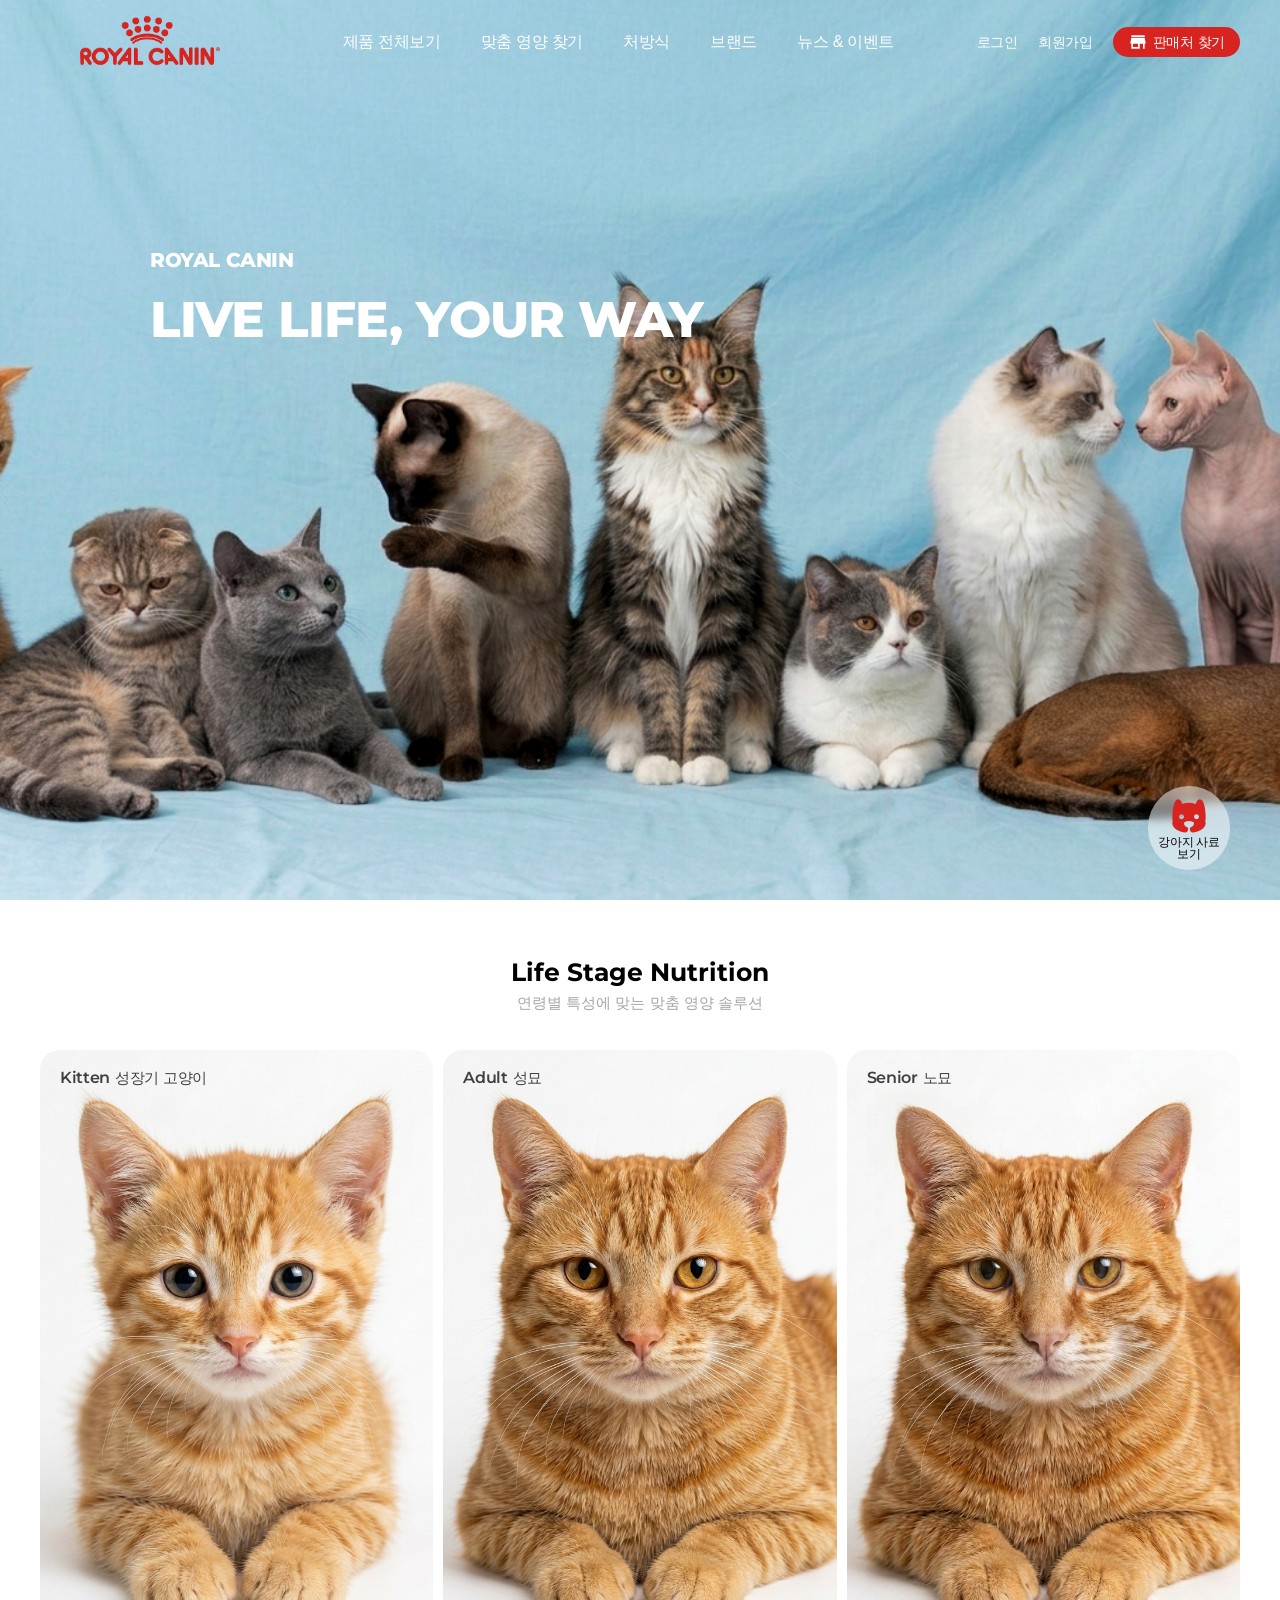
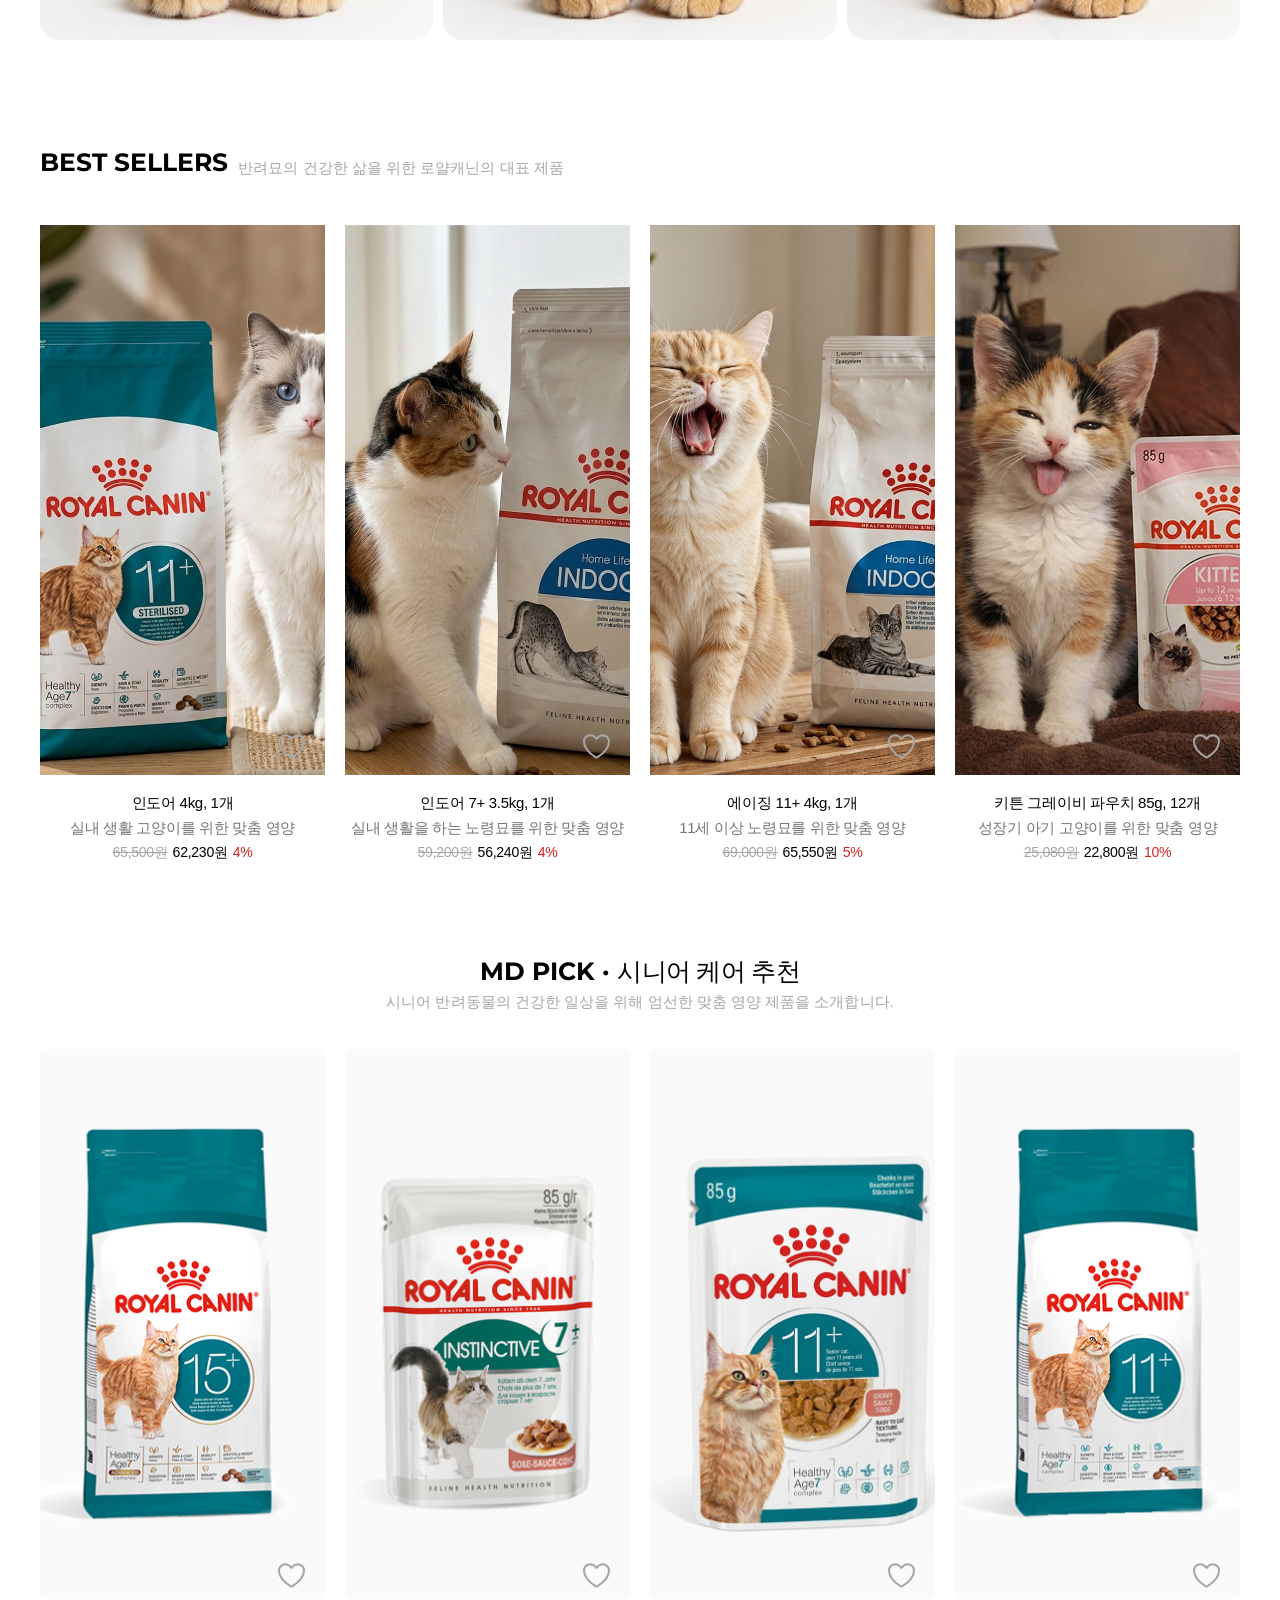
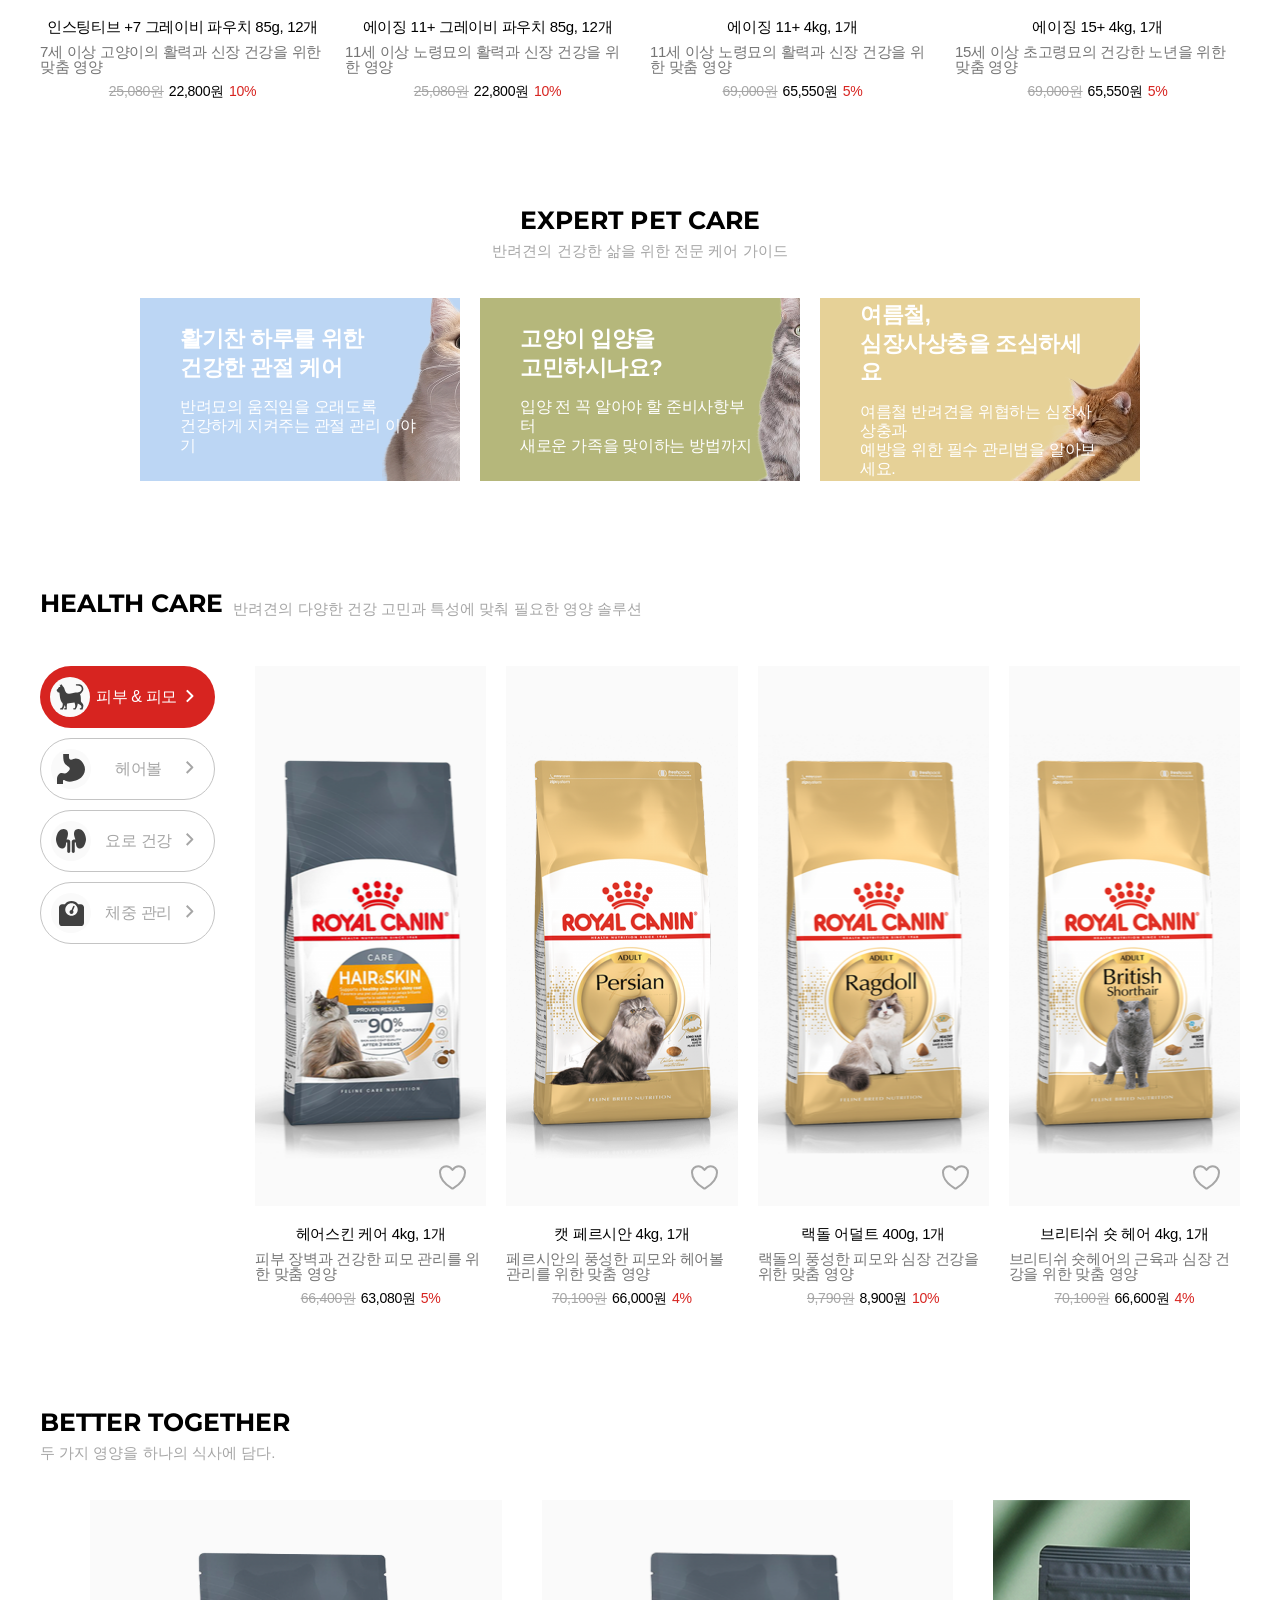
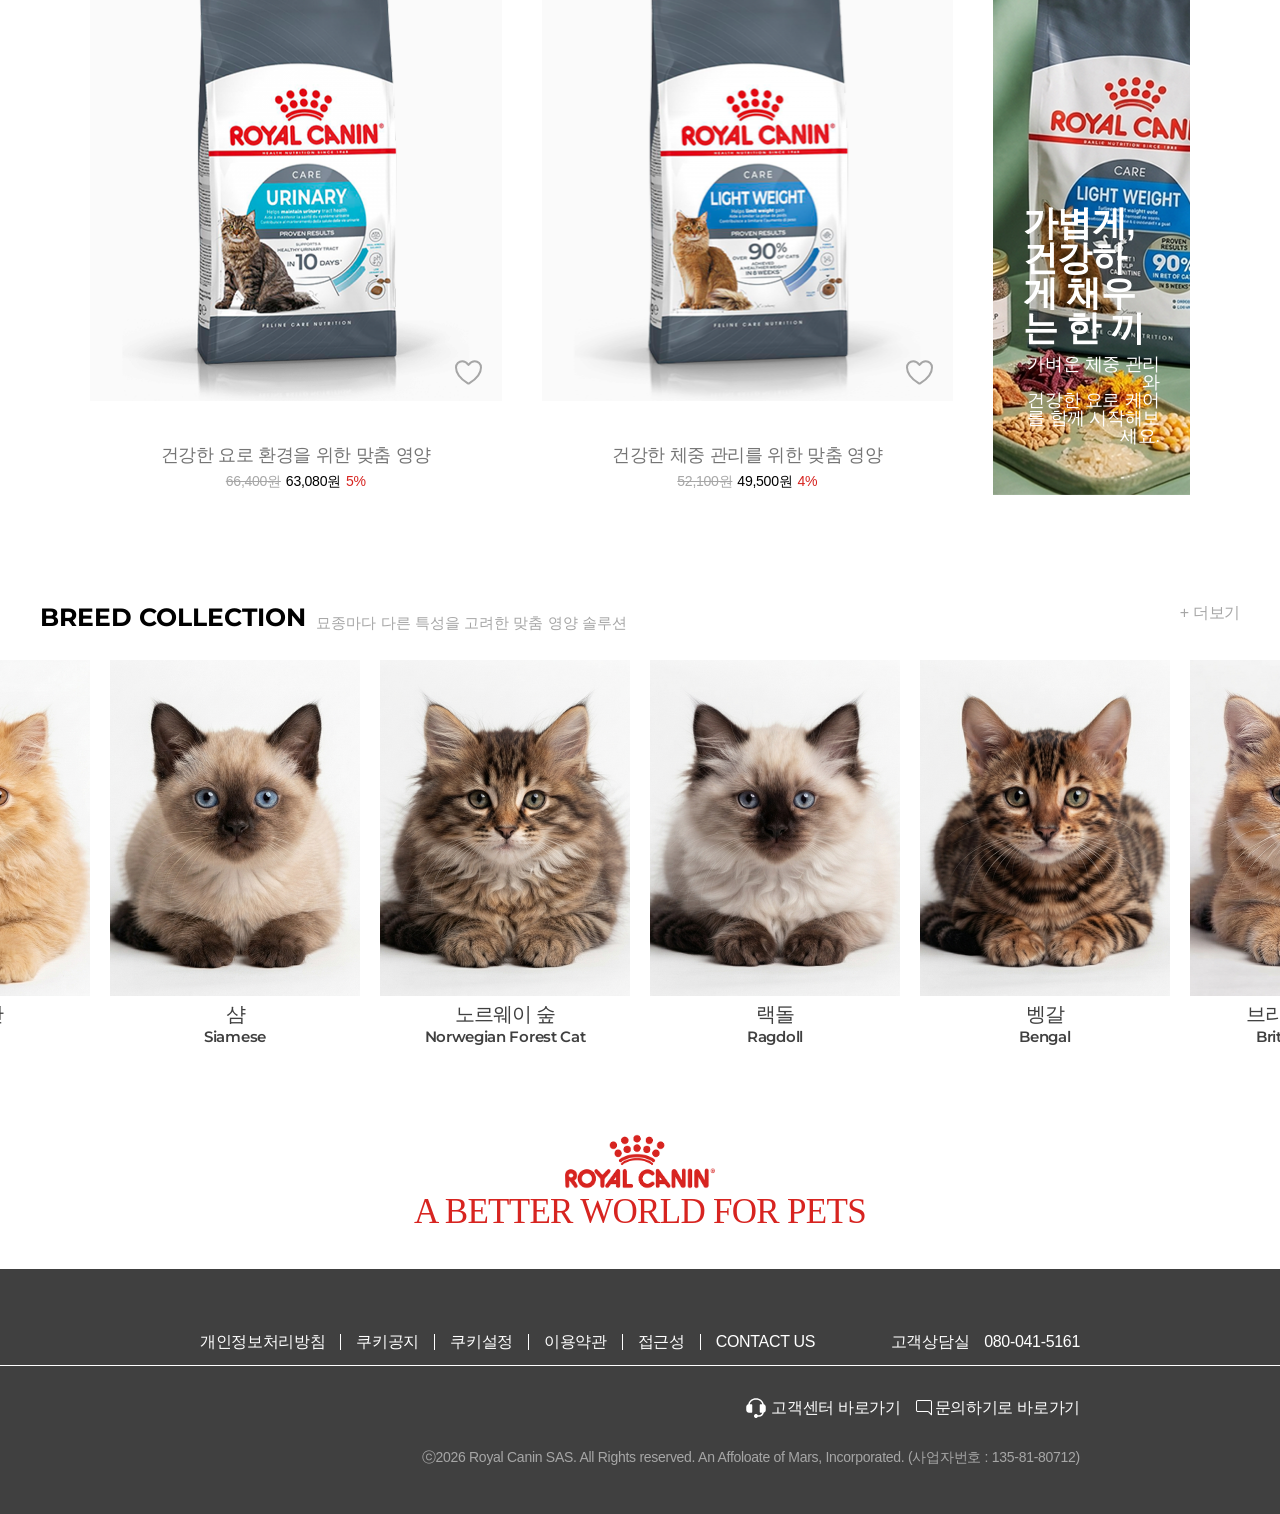
<file: cat.html>
<!DOCTYPE html>
<html lang="ko">
<head>
    <meta charset="UTF-8">
    <meta name="viewport" content="width=device-width, initial-scale=1.0">
    <meta name="keywords" content="로얄캐닌, Royal Canin, 반려동물, 펫푸드, 웹디자인, 웹사이트 리디자인, UIUX 디자인, 반응형 웹, 포트폴리오">
    <meta name="description" content="로얄캐닌 웹사이트 리디자인 프로젝트입니다. 사용자 경험을 개선하고 브랜드 아이덴티티를 반영한 UI/UX 디자인과 반응형 웹을 제작하였습니다.">
    <title>ROYAL CANIN CAT | 리디자인</title>
    <link rel="icon" href="https://www.royalcanin.com/favicon.ico" data-next-head="">
    <link rel="stylesheet" href="./styles/reset.css">
    <link rel="stylesheet" href="./styles/index.css">
    <link rel="preconnect" href="https://fonts.googleapis.com">
    <link rel="preconnect" href="https://fonts.gstatic.com" crossorigin>
    <link href="https://fonts.googleapis.com/css2?family=Montserrat:ital,wght@0,100..900;1,100..900&display=swap" rel="stylesheet">
    <script src="https://cdn.jsdelivr.net/npm/swiper@11/swiper-bundle.min.js"></script>
    <script src="./script/index.js" defer></script>
</head>
<body>
    <header>
        <nav>
            <h1><a href="./cat.html"><img src="./image/logo.png" alt="로고"></a></h1>
            <ul class="gnb">
                <li><a href="#">제품 전체보기</a></li>
                <li><a href="#">맞춤 영양 찾기</a></li>
                <li><a href="#">처방식</a></li>
                <li><a href="#">브랜드</a></li>
                <li><a href="#">뉴스 & 이벤트</a></li>
            </ul>
            <ul class="right">
                <li><a href="#">로그인</a></li>
                <li><a href="#">회원가입</a></li>
                <li class="store"><a href="#"><img src="./image/store.svg" alt="판매처">판매처 찾기</a></li>
            </ul>
        </nav>
    </header>
    <main>
        <section class="hero_cat">
            <p>ROYAL CANIN</p>
            <h2>LIVE LIFE, YOUR WAY</h2>
        </section>
        <section class="age">
            <div class="top">
                <h2>Life Stage Nutrition</h2>
                <p>연령별 특성에 맞는 맞춤 영양 솔루션</p>
            </div>
            <ul>
                <li class="cat"><a href="#">
                    <h3>Kitten</h3>
                    <p>성장기 고양이</p>
                </a></li>
                <li class="cat"><a href="#">
                    <h3>Adult</h3>
                    <p>성묘</p>
                </a></li>
                <li class="cat"><a href="#">
                    <h3>Senior</h3>
                    <p>노묘</p>
                </a></li>
            </ul>
        </section>
        <section class="best">
            <div class="top">
                <h2>BEST SELLERS</h2>
                <p>반려묘의 건강한 삶을 위한 로얄캐닌의 대표 제품</p>
            </div>
            <ul class="cat">
                <li class="first"><button type="button" class="heart"></button><a href="#">
                    <div class="thum"></div>
                    <div class="info">
                        <h3>인도어 4kg, 1개</h3>
                        <p class="sub">실내 생활 고양이를 위한 맞춤 영양</p>
                        <div class="price_sale">
                            <del>65,500원</del>
                            <strong>62,230원</strong>
                            <span class="sale">4%</span>
                        </div>
                    </div>
                </a></li>
                <li class="second"><button type="button" class="heart"></button><a href="#">
                    <div class="thum"></div>
                    <div class="info">
                        <h3>인도어 7+ 3.5kg, 1개</h3>
                        <p class="sub">실내 생활을 하는 노령묘를 위한 맞춤 영양</p>
                        <div class="price_sale">
                            <del>59,200원</del>
                            <strong>56,240원</strong>
                            <span class="sale">4%</span>
                        </div>
                    </div>
                </a></li>
                <li class="third"><button type="button" class="heart"></button><a href="#">
                    <div class="thum"></div>
                    <div class="info">
                        <h3>에이징 11+ 4kg, 1개</h3>
                        <p class="sub">11세 이상 노령묘를 위한 맞춤 영양</p>
                        <div class="price_sale">
                            <del>69,000원</del>
                            <strong>65,550원</strong>
                            <span class="sale">5%</span>
                        </div>
                    </div>
                </a></li>
                <li class="forth"><button type="button" class="heart"></button><a href="#">
                    <div class="thum"></div>
                    <div class="info">
                        <h3>키튼 그레이비 파우치 85g, 12개</h3>
                        <p class="sub">성장기 아기 고양이를 위한 맞춤 영양</p>
                        <div class="price_sale">
                            <del>25,080원</del>
                            <strong>22,800원</strong>
                            <span class="sale">10%</span>
                        </div>
                    </div>
                </a></li>
            </ul>
        </section>
        <section class="md_senior">
            <div class="top">
                <h2>MD PICK · <span>시니어 케어 추천</span></h2>
                <p>시니어 반려동물의 건강한 일상을 위해 엄선한 맞춤 영양 제품을 소개합니다.</p>
            </div>
            <ul class="cat">
                <li class="first"><button type="button" class="heart"></button><a href="#">
                    <div class="thum"></div>
                    <div class="info">
                        <h3>인스팅티브 +7 그레이비 파우치 85g, 12개</h3>
                        <p class="sub">7세 이상 고양이의 활력과 신장 건강을 위한 맞춤 영양</p>
                        <div class="price_sale">
                            <del>25,080원</del>
                            <strong>22,800원</strong>
                            <span class="sale">10%</span>
                        </div>
                    </div>
                </a></li>
                <li class="second"><button type="button" class="heart"></button><a href="#">
                    <div class="thum"></div>
                    <div class="info">
                        <h3>에이징 11+ 그레이비 파우치 85g, 12개</h3>
                        <p class="sub">11세 이상 노령묘의 활력과 신장 건강을 위한 영양</p>
                        <div class="price_sale">
                            <del>25,080원</del>
                            <strong>22,800원</strong>
                            <span class="sale">10%</span>
                        </div>
                    </div>
                </a></li>
                <li class="third"><button type="button" class="heart"></button><a href="#">
                    <div class="thum"></div>
                    <div class="info">
                        <h3>에이징 11+ 4kg, 1개</h3>
                        <p class="sub">11세 이상 노령묘의 활력과 신장 건강을 위한 맞춤 영양</p>
                        <div class="price_sale">
                            <del>69,000원</del>
                            <strong>65,550원</strong>
                            <span class="sale">5%</span>
                        </div>
                    </div>
                </a></li>
                <li class="forth"><button type="button" class="heart"></button><a href="#">
                    <div class="thum"></div>
                    <div class="info">
                        <h3>에이징 15+ 4kg, 1개</h3>
                        <p class="sub">15세 이상 초고령묘의 건강한 노년을 위한 맞춤 영양</p>
                        <div class="price_sale">
                            <del>69,000원</del>
                            <strong>65,550원</strong>
                            <span class="sale">5%</span>
                        </div>
                    </div>
                </a></li>
            </ul>
        </section>
        <section class="banner">
            <div class="top">
                <h2>EXPERT PET CARE</h2>
                <p>반려견의 건강한 삶을 위한 전문 케어 가이드</p>
            </div>
            <ul class="cat">
                <li class="first">
                    <h3>활기찬 하루를 위한<br>건강한 관절 케어</h3>
                    <p>반려묘의 움직임을 오래도록<br>건강하게 지켜주는 관절 관리 이야기</p>
                </li>
                <li class="second">
                    <h3>고양이 입양을<br>고민하시나요?</h3>
                    <p>입양 전 꼭 알아야 할 준비사항부터<br>새로운 가족을 맞이하는 방법까지</p>
                </li>
                <li class="third">
                    <h3>여름철,<br>심장사상충을 조심하세요</h3>
                    <p>여름철 반려견을 위협하는 심장사상충과<br>예방을 위한 필수 관리법을 알아보세요. </p>
                </li>
            </ul>
        </section>
        <section class="health">
            <div class="top">
                <h2>HEALTH CARE</h2>
                <p>반려견의 다양한 건강 고민과 특성에 맞춰 필요한 영양 솔루션</p>
            </div>
            <div class="bottom">
                <ul class="category">
                    <li class="active"><button type="button">
                        <span class="thum"><img src="./image/cat_category.svg" alt="강아지이미지"></span>
                        <span class="title">피부 & 피모</span>
                        <span class="arrow"><img src="./image/arrow.svg" alt="화살표"></span>
                    </button></li>
                    <li><button type="button">
                        <span class="thum"><img src="./image/dog_h_2.svg" alt="강아지이미지"></span>
                        <span class="title">헤어볼</span>
                        <span class="arrow"><img src="./image/arrow_gray.svg" alt="화살표"></span>
                    </button></li>
                    <li><button type="button">
                        <span class="thum"><img src="./image/kidneys.svg" alt="강아지이미지"></span>
                        <span class="title">요로 건강</span>
                        <span class="arrow"><img src="./image/arrow_gray.svg" alt="화살표"></span>
                    </button></li>
                    <li><button type="button">
                        <span class="thum"><img src="./image/dog_h_3.svg" alt="강아지이미지"></span>
                        <span class="title">체중 관리</span>
                        <span class="arrow"><img src="./image/arrow_gray.svg" alt="화살표"></span>
                    </button></li>
                </ul>
                <ul class="right cat">
                    <li class="first"><button type="button" class="heart"></button><a href="#">
                        <div class="thum"></div>
                        <div class="info">
                            <h3>헤어스킨 케어 4kg, 1개</h3>
                            <p class="sub">피부 장벽과 건강한 피모 관리를 위한 맞춤 영양</p>
                            <div class="price_sale">
                                <del>66,400원</del>
                                <strong>63,080원</strong>
                                <span class="sale">5%</span>
                            </div>
                        </div>
                    </a></li>
                    <li class="second"><button type="button" class="heart"></button><a href="#">
                        <div class="thum"></div>
                        <div class="info">
                            <h3>캣 페르시안 4kg, 1개</h3>
                            <p class="sub">페르시안의 풍성한 피모와 헤어볼 관리를 위한 맞춤 영양</p>
                            <div class="price_sale">
                                <del>70,100원</del>
                                <strong>66,000원</strong>
                                <span class="sale">4%</span>
                            </div>
                        </div>
                    </a></li>
                    <li class="third"><button type="button" class="heart"></button><a href="#">
                        <div class="thum"></div>
                        <div class="info">
                            <h3>랙돌 어덜트 400g, 1개</h3>
                            <p class="sub">랙돌의 풍성한 피모와 심장 건강을 위한 맞춤 영양</p>
                            <div class="price_sale">
                                <del>9,790원</del>
                                <strong>8,900원</strong>
                                <span class="sale">10%</span>
                            </div>
                        </div>
                    </a></li>
                    <li class="forth"><button type="button" class="heart"></button><a href="#">
                        <div class="thum"></div>
                        <div class="info">
                            <h3>브리티쉬 숏 헤어 4kg, 1개</h3>
                            <p class="sub">브리티쉬 숏헤어의 근육과 심장 건강을 위한 맞춤 영양</p>
                            <div class="price_sale">
                                <del>70,100원</del>
                                <strong>66,600원</strong>
                                <span class="sale">4%</span>
                            </div>
                        </div>
                    </a></li>
                </ul>
            </div>
        </section>
        <section class="banner_2">
            <div class="top">
                <h2>BETTER TOGETHER</h2>
                <p>두 가지 영양을 하나의 식사에 담다. </p>
            </div>
            <div class="bottom">
                <ul>
                    <li class="first cat"><button type="button" class="heart"></button><a href="#">
                        <div class="thum"></div>
                        <div class="info">
                            <h3>유리너리 케어 4kg, 1개</h3>
                            <p class="sub">건강한 요로 환경을 위한 맞춤 영양</p>
                            <div class="price_sale">
                                <del>66,400원</del>
                                <strong>63,080원</strong>
                                <span class="sale">5%</span>
                            </div>
                        </div>
                    </a></li>
                    <li class="second cat"><button type="button" class="heart"></button><a href="#">
                        <div class="thum"></div>
                        <div class="info">
                            <h3>라이트 웨이트 케어 3kg, 1개</h3>
                            <p class="sub">건강한 체중 관리를 위한 맞춤 영양</p>
                            <div class="price_sale">
                                <del>52,100원</del>
                                <strong>49,500원</strong>
                                <span class="sale">4%</span>
                            </div>
                        </div>
                    </a></li>
                </ul>
                <div class="thum cat">
                    <h3>가볍게, 건강하게 채우는 한 끼</h3>
                    <p>가벼운 체중 관리와<br>건강한 요로 케어를 함께 시작해보세요.</p>
                </div>
            </div>
        </section>
        <section class="breed">
            <div class="top">
                <div class="left">
                    <h2>BREED COLLECTION</h2>
                    <p>묘종마다 다른 특성을 고려한 맞춤 영양 솔루션</p>
                </div>
                <p class="more">+ 더보기</p>
            </div>
            <div class="bottom">
                <ul>
                    <li>
                        <a href="#">
                            <div class="thum"><img src="./image/cat_1.png" alt="시츄"></div>
                            <div class="info">
                                <h3>페르시안</h3>
                                <p>Persian</p>
                            </div>
                        </a>
                    </li>
                    <li>
                        <a href="#">
                            <div class="thum"><img src="./image/cat_2.png" alt="말티즈"></div>
                            <div class="info">
                                <h3>샴</h3>
                                <p>Siamese</p>
                            </div>
                        </a>
                    </li>
                    <li>
                        <a href="#">
                            <div class="thum"><img src="./image/cat_3.png" alt="골든리트리버"></div>
                            <div class="info">
                                <h3>노르웨이 숲</h3>
                                <p>Norwegian Forest Cat</p>
                            </div>
                        </a>
                    </li>
                    <li>
                        <a href="#">
                            <div class="thum"><img src="./image/cat_4.png" alt="푸들"></div>
                            <div class="info">
                                <h3>랙돌</h3>
                                <p>Ragdoll</p>
                            </div>
                        </a>
                    </li>
                    <li>
                        <a href="#">
                            <div class="thum"><img src="./image/cat_5.png" alt="포메라니안"></div>
                            <div class="info">
                                <h3>벵갈</h3>
                                <p>Bengal</p>
                            </div>
                        </a>
                    </li>
                    <li>
                        <a href="#">
                            <div class="thum"><img src="./image/cat_6.png" alt="요크셔테리어"></div>
                            <div class="info">
                                <h3>브리티시 숏헤어</h3>
                                <p>British Shorthair</p>
                            </div>
                        </a>
                    </li>
                </ul>
            </div>
        </section>
        <section class="last">
            <div class="slogan">
                <h2><img src="./image/logo.png" alt="로얄캐닌로고"></h2>
                <p>A BETTER WORLD FOR PETS</p>
            </div>
        </section>
    </main>
    <footer>
        <div class="f_top">
            <ul class="left">
                <li><a href="#">개인정보처리방침</a></li>
                <li><a href="#">쿠키공지</a></li>
                <li><a href="#">쿠키설정</a></li>
                <li><a href="#">이용약관</a></li>
                <li><a href="#">접근성</a></li>
                <li><a href="#">CONTACT US</a></li>
            </ul>
            <div class="right">
                <p>고객상담실</p>
                <a href="tel:0800415161">080-041-5161</a>
            </div>
        </div>
        <div class="middle">
            <a href="#">
                <img src="./image/inquiry.svg" alt="문의"><p>고객센터 바로가기</p>
            </a>
            <a href="#">
                <img src="./image/headset.svg" alt="헤드셋"><p>문의하기로 바로가기</p>
            </a>
        </div>
        <p class="bottom">ⓒ2026 Royal Canin SAS. All Rights reserved. An Affoloate of Mars, Incorporated. (사업자번호 : 135-81-80712)</p>
    </footer>
    <a href="./dog.html" class="top_btn"><img src="./image/dog.svg" alt="강아지버튼">강아지 사료<br>보기</a>
</body>
</html>
</file>
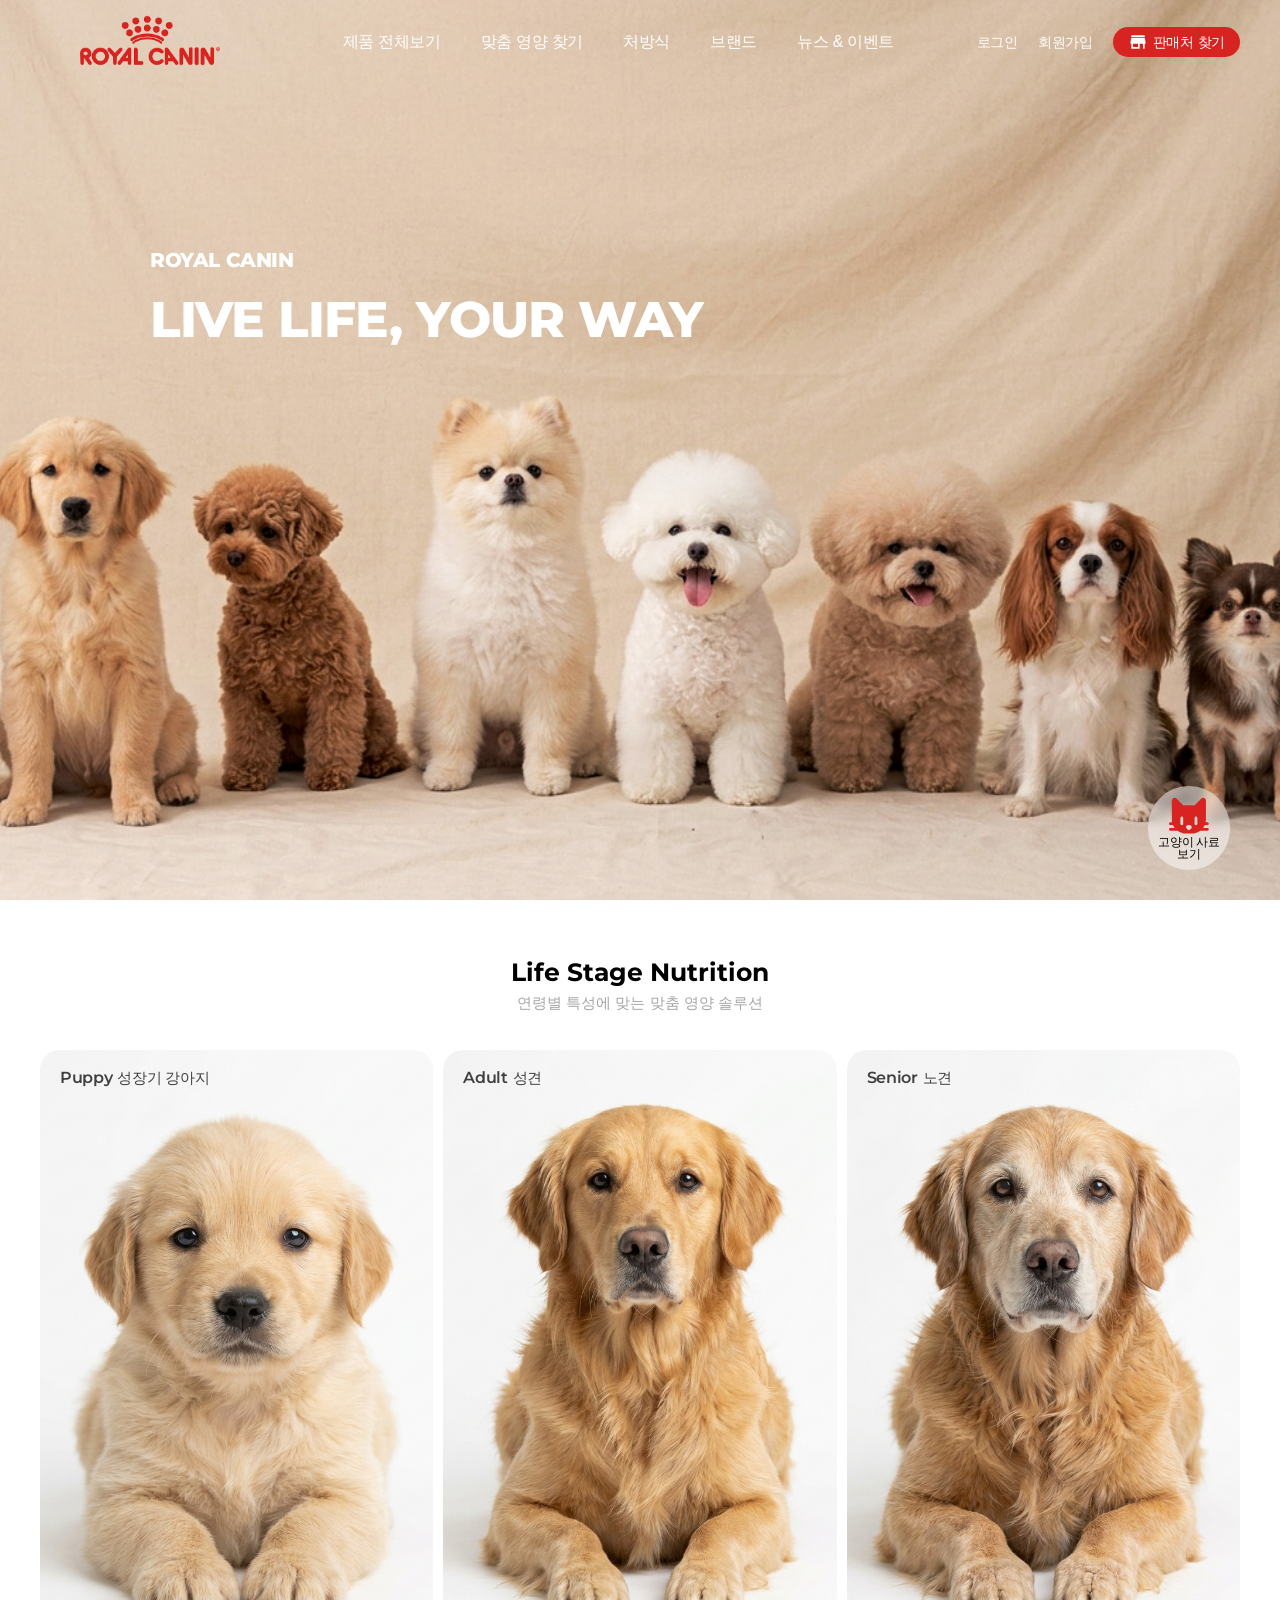
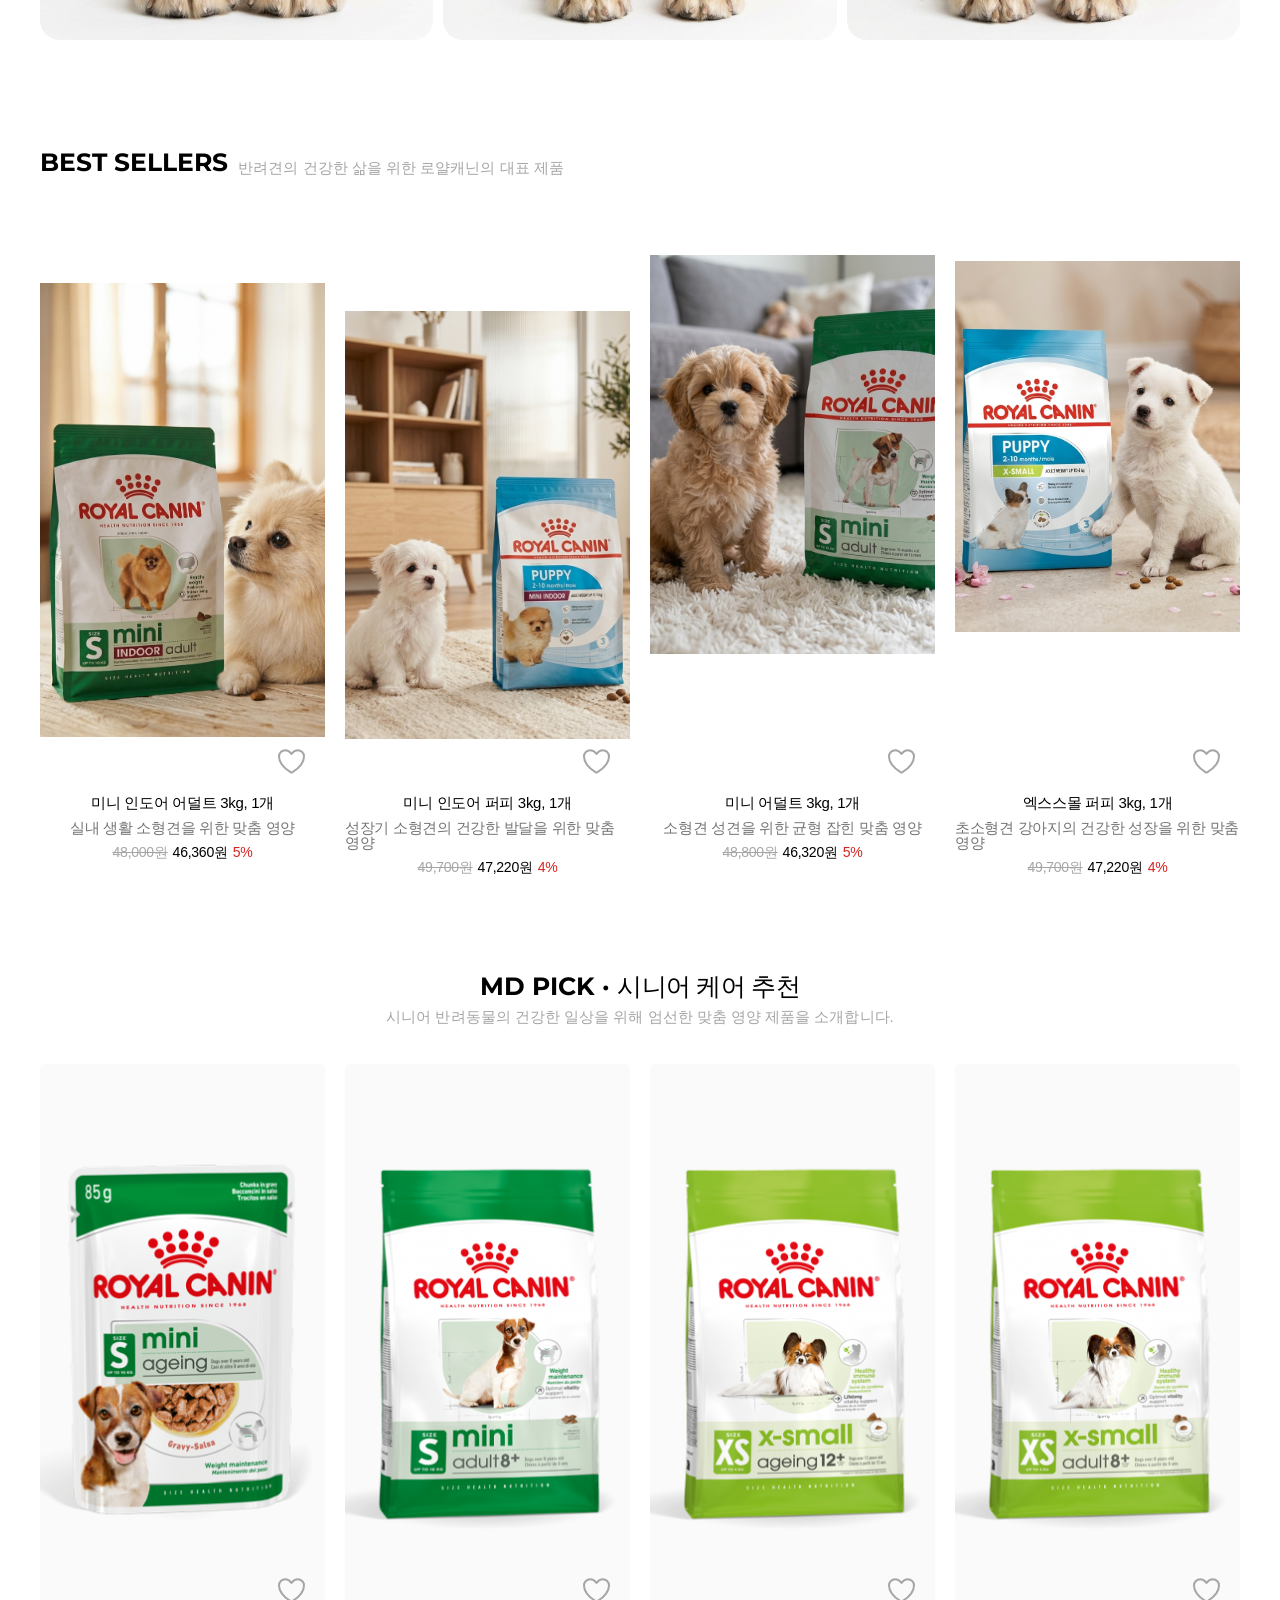
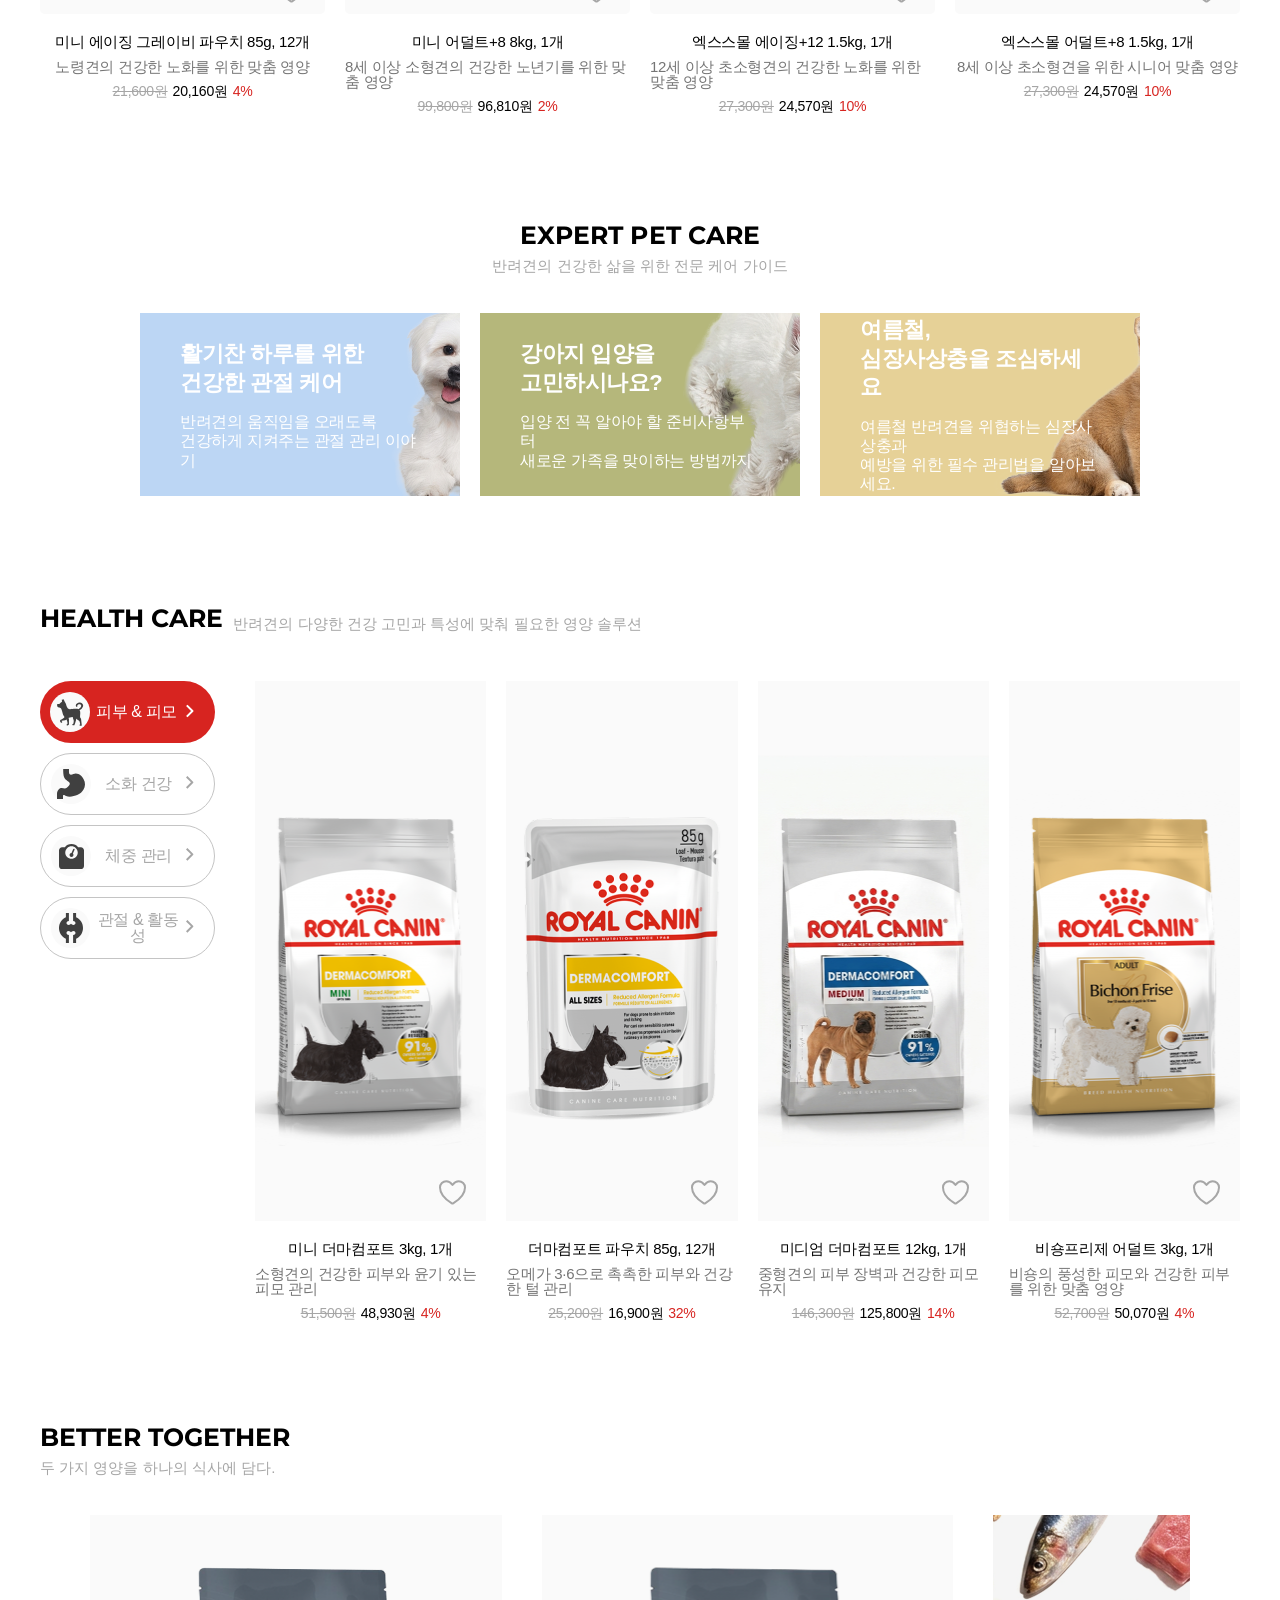
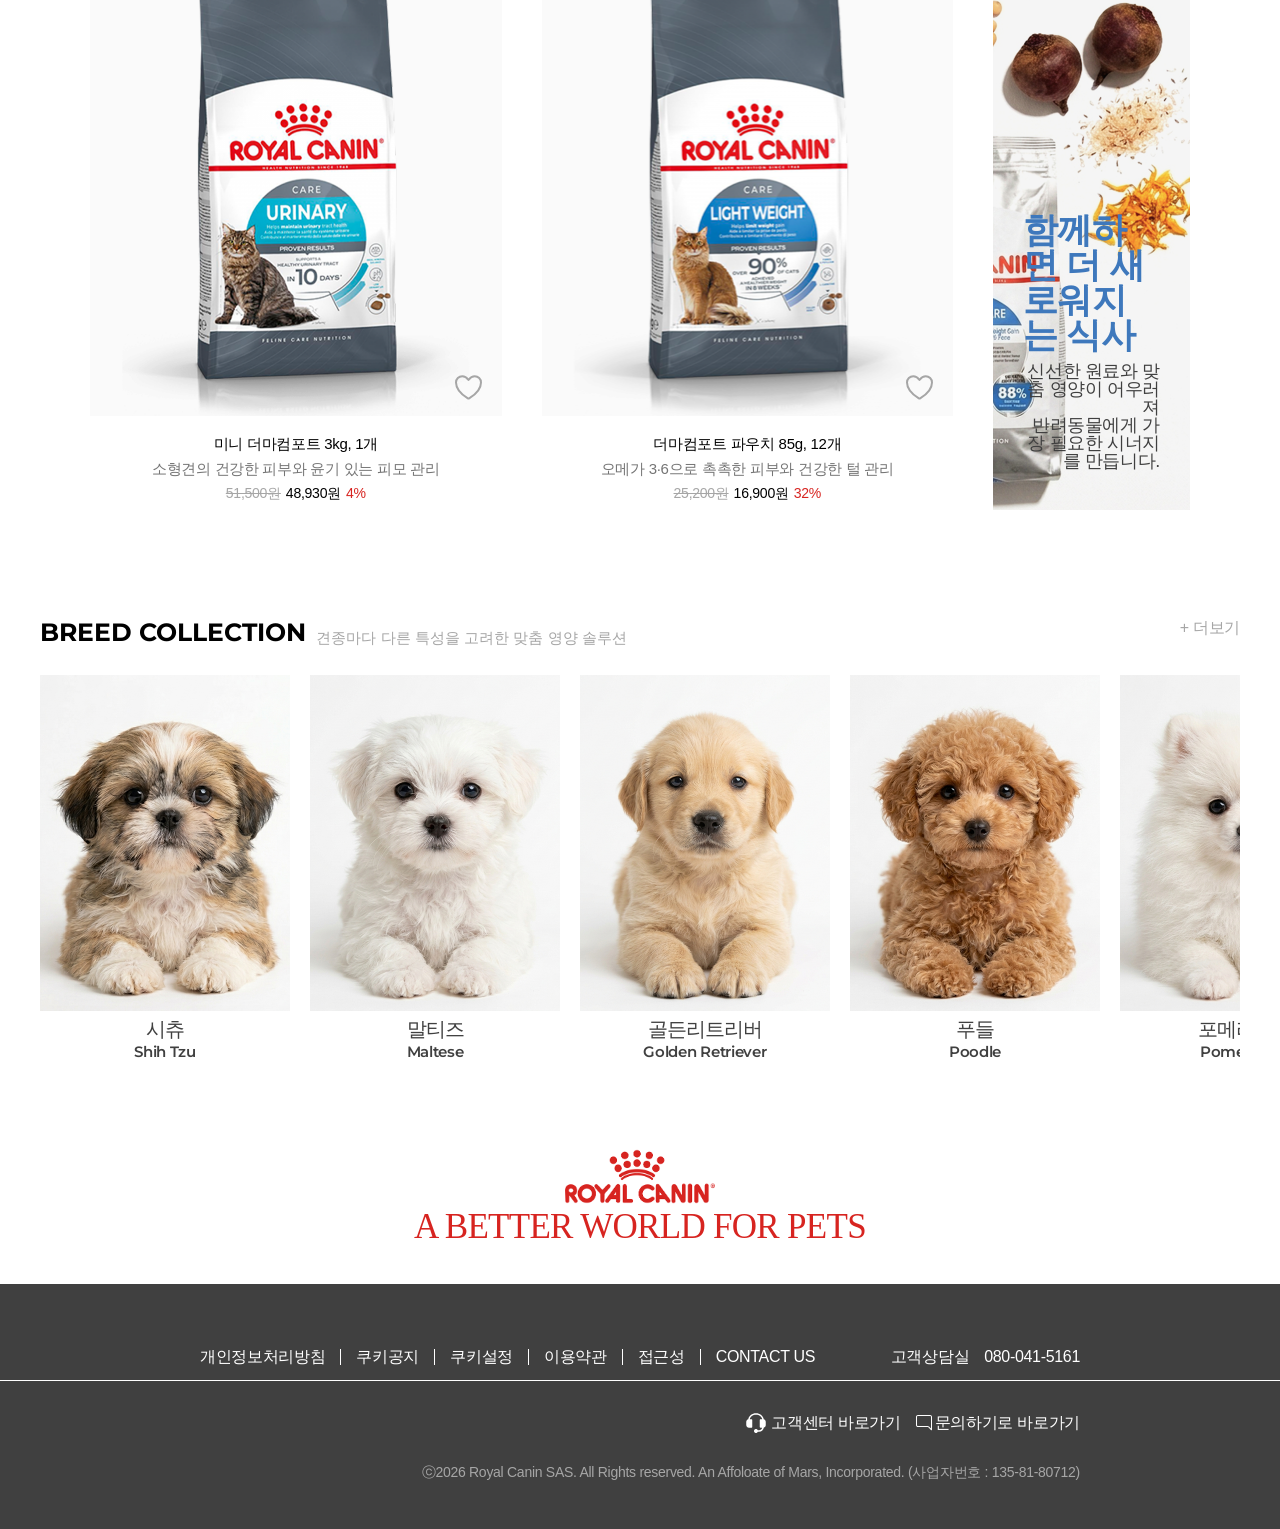
<file: dog.html>
<!DOCTYPE html>
<html lang="ko">
<head>
    <meta charset="UTF-8">
    <meta name="viewport" content="width=device-width, initial-scale=1.0">
    <meta name="keywords" content="로얄캐닌, Royal Canin, 반려동물, 펫푸드, 웹디자인, 웹사이트 리디자인, UIUX 디자인, 반응형 웹, 포트폴리오">
    <meta name="description" content="로얄캐닌 웹사이트 리디자인 프로젝트입니다. 사용자 경험을 개선하고 브랜드 아이덴티티를 반영한 UI/UX 디자인과 반응형 웹을 제작하였습니다.">
    <title>ROYAL CANIN DOG | 리디자인</title>
    <link rel="icon" href="https://www.royalcanin.com/favicon.ico" data-next-head="">
    <link rel="stylesheet" href="./styles/reset.css">
    <link rel="stylesheet" href="./styles/index.css">
    <link rel="preconnect" href="https://fonts.googleapis.com">
    <link rel="preconnect" href="https://fonts.gstatic.com" crossorigin>
    <link href="https://fonts.googleapis.com/css2?family=Montserrat:ital,wght@0,100..900;1,100..900&display=swap" rel="stylesheet">
    <script src="https://cdn.jsdelivr.net/npm/swiper@11/swiper-bundle.min.js"></script>
    <script src="./script/index.js" defer></script>
</head>
<body>
    <header>
        <nav>
            <h1><a href="./dog.html"><img src="./image/logo.png" alt="로고"></a></h1>
            <ul class="gnb">
                <li><a href="#">제품 전체보기</a></li>
                <li><a href="#">맞춤 영양 찾기</a></li>
                <li><a href="#">처방식</a></li>
                <li><a href="#">브랜드</a></li>
                <li><a href="#">뉴스 & 이벤트</a></li>
            </ul>
            <ul class="right">
                <li><a href="#">로그인</a></li>
                <li><a href="#">회원가입</a></li>
                <li class="store"><a href="#"><img src="./image/store.svg" alt="판매처">판매처 찾기</a></li>
            </ul>
        </nav>
    </header>
    <main>
        <section class="hero">
            <p>ROYAL CANIN</p>
            <h2>LIVE LIFE, YOUR WAY</h2>
        </section>
        <section class="age">
            <div class="top">
                <h2>Life Stage Nutrition</h2>
                <p>연령별 특성에 맞는 맞춤 영양 솔루션</p>
            </div>
            <ul>
                <li><a href="#">
                    <h3>Puppy</h3>
                    <p>성장기 강아지</p>
                </a></li>
                <li><a href="#">
                    <h3>Adult</h3>
                    <p>성견</p>
                </a></li>
                <li><a href="#">
                    <h3>Senior</h3>
                    <p>노견</p>
                </a></li>
            </ul>
        </section>
        <section class="best">
            <div class="top">
                <h2>BEST SELLERS</h2>
                <p>반려견의 건강한 삶을 위한 로얄캐닌의 대표 제품</p>
            </div>
            <ul>
                <li class="first"><button type="button" class="heart"></button><a href="#">
                    <div class="thum"></div>
                    <div class="info">
                        <h3>미니 인도어 어덜트 3kg, 1개</h3>
                        <p class="sub">실내 생활 소형견을 위한 맞춤 영양</p>
                        <div class="price_sale">
                            <del>48,000원</del>
                            <strong>46,360원</strong>
                            <span class="sale">5%</span>
                        </div>
                    </div>
                </a></li>
                <li class="second"><button type="button" class="heart"></button><a href="#">
                    <div class="thum"></div>
                    <div class="info">
                        <h3>미니 인도어 퍼피 3kg, 1개</h3>
                        <p class="sub">성장기 소형견의 건강한 발달을 위한 맞춤 영양</p>
                        <div class="price_sale">
                            <del>49,700원</del>
                            <strong>47,220원</strong>
                            <span class="sale">4%</span>
                        </div>
                    </div>
                </a></li>
                <li class="third"><button type="button" class="heart"></button><a href="#">
                    <div class="thum"></div>
                    <div class="info">
                        <h3>미니 어덜트 3kg, 1개</h3>
                        <p class="sub">소형견 성견을 위한 균형 잡힌 맞춤 영양</p>
                        <div class="price_sale">
                            <del>48,800원</del>
                            <strong>46,320원</strong>
                            <span class="sale">5%</span>
                        </div>
                    </div>
                </a></li>
                <li class="forth"><button type="button" class="heart"></button><a href="#">
                    <div class="thum"></div>
                    <div class="info">
                        <h3>엑스스몰 퍼피 3kg, 1개</h3>
                        <p class="sub">초소형견 강아지의 건강한 성장을 위한 맞춤 영양</p>
                        <div class="price_sale">
                            <del>49,700원</del>
                            <strong>47,220원</strong>
                            <span class="sale">4%</span>
                        </div>
                    </div>
                </a></li>
            </ul>
        </section>
        <section class="md_senior">
            <div class="top">
                <h2>MD PICK · <span>시니어 케어 추천</span></h2>
                <p>시니어 반려동물의 건강한 일상을 위해 엄선한 맞춤 영양 제품을 소개합니다.</p>
            </div>
            <ul>
                <li class="first"><button type="button" class="heart"></button><a href="#">
                    <div class="thum"></div>
                    <div class="info">
                        <h3>미니 에이징 그레이비 파우치 85g, 12개</h3>
                        <p class="sub">노령견의 건강한 노화를 위한 맞춤 영양</p>
                        <div class="price_sale">
                            <del>21,600원</del>
                            <strong>20,160원</strong>
                            <span class="sale">4%</span>
                        </div>
                    </div>
                </a></li>
                <li class="second"><button type="button" class="heart"></button><a href="#">
                    <div class="thum"></div>
                    <div class="info">
                        <h3>미니 어덜트+8 8kg, 1개</h3>
                        <p class="sub">8세 이상 소형견의 건강한 노년기를 위한 맞춤 영양</p>
                        <div class="price_sale">
                            <del>99,800원</del>
                            <strong>96,810원</strong>
                            <span class="sale">2%</span>
                        </div>
                    </div>
                </a></li>
                <li class="third"><button type="button" class="heart"></button><a href="#">
                    <div class="thum"></div>
                    <div class="info">
                        <h3>엑스스몰 에이징+12 1.5kg, 1개</h3>
                        <p class="sub">12세 이상 초소형견의 건강한 노화를 위한 맞춤 영양</p>
                        <div class="price_sale">
                            <del>27,300원</del>
                            <strong>24,570원</strong>
                            <span class="sale">10%</span>
                        </div>
                    </div>
                </a></li>
                <li class="forth"><button type="button" class="heart"></button><a href="#">
                    <div class="thum"></div>
                    <div class="info">
                        <h3>엑스스몰 어덜트+8 1.5kg, 1개</h3>
                        <p class="sub">8세 이상 초소형견을 위한 시니어 맞춤 영양</p>
                        <div class="price_sale">
                            <del>27,300원</del>
                            <strong>24,570원</strong>
                            <span class="sale">10%</span>
                        </div>
                    </div>
                </a></li>
            </ul>
        </section>
        <section class="banner">
            <div class="top">
                <h2>EXPERT PET CARE</h2>
                <p>반려견의 건강한 삶을 위한 전문 케어 가이드</p>
            </div>
            <ul>
                <li class="first">
                    <h3>활기찬 하루를 위한<br>건강한 관절 케어</h3>
                    <p>반려견의 움직임을 오래도록<br>건강하게 지켜주는 관절 관리 이야기</p>
                </li>
                <li class="second">
                    <h3>강아지 입양을<br>고민하시나요?</h3>
                    <p>입양 전 꼭 알아야 할 준비사항부터<br>새로운 가족을 맞이하는 방법까지</p>
                </li>
                <li class="third">
                    <h3>여름철,<br>심장사상충을 조심하세요</h3>
                    <p>여름철 반려견을 위협하는 심장사상충과<br>예방을 위한 필수 관리법을 알아보세요. </p>
                </li>
            </ul>
        </section>
        <section class="health">
            <div class="top">
                <h2>HEALTH CARE</h2>
                <p>반려견의 다양한 건강 고민과 특성에 맞춰 필요한 영양 솔루션</p>
            </div>
            <div class="bottom">
                <ul class="category">
                    <li class="active"><button type="button">
                        <span class="thum"><img src="./image/dog_h_1.svg" alt="강아지이미지"></span>
                        <span class="title">피부 & 피모</span>
                        <span class="arrow"><img src="./image/arrow.svg" alt="화살표"></span>
                    </button></li>
                    <li><button type="button">
                        <span class="thum"><img src="./image/dog_h_2.svg" alt="강아지이미지"></span>
                        <span class="title">소화 건강</span>
                        <span class="arrow"><img src="./image/arrow_gray.svg" alt="화살표"></span>
                    </button></li>
                    <li><button type="button">
                        <span class="thum"><img src="./image/dog_h_3.svg" alt="강아지이미지"></span>
                        <span class="title">체중 관리</span>
                        <span class="arrow"><img src="./image/arrow_gray.svg" alt="화살표"></span>
                    </button></li>
                    <li><button type="button">
                        <span class="thum"><img src="./image/dog_h_4.svg" alt="강아지이미지"></span>
                        <span class="title">관절 & 활동성</span>
                        <span class="arrow"><img src="./image/arrow_gray.svg" alt="화살표"></span>
                    </button></li>
                </ul>
                <ul class="right">
                    <li class="first"><button type="button" class="heart"></button><a href="#">
                        <div class="thum"></div>
                        <div class="info">
                            <h3>미니 더마컴포트 3kg, 1개</h3>
                            <p class="sub">소형견의 건강한 피부와 윤기 있는 피모 관리</p>
                            <div class="price_sale">
                                <del>51,500원</del>
                                <strong>48,930원</strong>
                                <span class="sale">4%</span>
                            </div>
                        </div>
                    </a></li>
                    <li class="second"><button type="button" class="heart"></button><a href="#">
                        <div class="thum"></div>
                        <div class="info">
                            <h3>더마컴포트 파우치 85g, 12개</h3>
                            <p class="sub">오메가 3·6으로 촉촉한 피부와 건강한 털 관리</p>
                            <div class="price_sale">
                                <del>25,200원</del>
                                <strong>16,900원</strong>
                                <span class="sale">32%</span>
                            </div>
                        </div>
                    </a></li>
                    <li class="third"><button type="button" class="heart"></button><a href="#">
                        <div class="thum"></div>
                        <div class="info">
                            <h3>미디엄 더마컴포트 12kg, 1개</h3>
                            <p class="sub">중형견의 피부 장벽과 건강한 피모 유지</p>
                            <div class="price_sale">
                                <del>146,300원</del>
                                <strong>125,800원</strong>
                                <span class="sale">14%</span>
                            </div>
                        </div>
                    </a></li>
                    <li class="forth"><button type="button" class="heart"></button><a href="#">
                        <div class="thum"></div>
                        <div class="info">
                            <h3>비숑프리제 어덜트 3kg, 1개</h3>
                            <p class="sub">비숑의 풍성한 피모와 건강한 피부를 위한 맞춤 영양</p>
                            <div class="price_sale">
                                <del>52,700원</del>
                                <strong>50,070원</strong>
                                <span class="sale">4%</span>
                            </div>
                        </div>
                    </a></li>
                </ul>
            </div>
        </section>
        <section class="banner_2">
            <div class="top">
                <h2>BETTER TOGETHER</h2>
                <p>두 가지 영양을 하나의 식사에 담다. </p>
            </div>
            <div class="bottom">
                <ul>
                    <li class="first"><button type="button" class="heart"></button><a href="#">
                        <div class="thum"></div>
                        <div class="info">
                            <h3>미니 더마컴포트 3kg, 1개</h3>
                            <p class="sub">소형견의 건강한 피부와 윤기 있는 피모 관리</p>
                            <div class="price_sale">
                                <del>51,500원</del>
                                <strong>48,930원</strong>
                                <span class="sale">4%</span>
                            </div>
                        </div>
                    </a></li>
                    <li class="second"><button type="button" class="heart"></button><a href="#">
                        <div class="thum"></div>
                        <div class="info">
                            <h3>더마컴포트 파우치 85g, 12개</h3>
                            <p class="sub">오메가 3·6으로 촉촉한 피부와 건강한 털 관리</p>
                            <div class="price_sale">
                                <del>25,200원</del>
                                <strong>16,900원</strong>
                                <span class="sale">32%</span>
                            </div>
                        </div>
                    </a></li>
                </ul>
                <div class="thum">
                    <h3>함께하면 더 새로워지는 식사</h3>
                    <p>신선한 원료와 맞춤 영양이 어우러져<br>반려동물에게 가장 필요한 시너지를 만듭니다.</p>
                </div>
            </div>
        </section>
        <section class="breed">
            <div class="top">
                <div class="left">
                    <h2>BREED COLLECTION</h2>
                    <p>견종마다 다른 특성을 고려한 맞춤 영양 솔루션</p>
                </div>
                <p class="more">+ 더보기</p>
            </div>
            <div class="breed_slide swiper">
                <ul class="swiper-wrapper">
                    <li class="swiper-slide">
                        <a href="#">
                            <div class="thum"><img src="./image/dog_1.png" alt="시츄"></div>
                            <div class="info">
                                <h3>시츄</h3>
                                <p>Shih Tzu</p>
                            </div>
                        </a>
                    </li>
                    <li class="swiper-slide">
                        <a href="#">
                            <div class="thum"><img src="./image/dog_2.png" alt="말티즈"></div>
                            <div class="info">
                                <h3>말티즈</h3>
                                <p>Maltese</p>
                            </div>
                        </a>
                    </li>
                    <li class="swiper-slide">
                        <a href="#">
                            <div class="thum"><img src="./image/dog_3.png" alt="골든리트리버"></div>
                            <div class="info">
                                <h3>골든리트리버</h3>
                                <p>Golden Retriever</p>
                            </div>
                        </a>
                    </li>
                    <li class="swiper-slide">
                        <a href="#">
                            <div class="thum"><img src="./image/dog_4.png" alt="푸들"></div>
                            <div class="info">
                                <h3>푸들</h3>
                                <p>Poodle</p>
                            </div>
                        </a>
                    </li>
                    <li class="swiper-slide">
                        <a href="#">
                            <div class="thum"><img src="./image/dog_5.png" alt="포메라니안"></div>
                            <div class="info">
                                <h3>포메라니안</h3>
                                <p>Pomeranian</p>
                            </div>
                        </a>
                    </li>
                    <li class="swiper-slide">
                        <a href="#">
                            <div class="thum"><img src="./image/dog_6.png" alt="요크셔테리어"></div>
                            <div class="info">
                                <h3>요크셔테리어</h3>
                                <p>Yorkshire Terrier</p>
                            </div>
                        </a>
                    </li>
                    <li class="swiper-slide">
                        <a href="#">
                            <div class="thum"><img src="./image/dog_7.png" alt="치와와"></div>
                            <div class="info">
                                <h3>치와와</h3>
                                <p>Chihuahua</p>
                            </div>
                        </a>
                    </li>
                    <li class="swiper-slide">
                        <a href="#">
                            <div class="thum"><img src="./image/dog_8.png" alt="닥스훈트"></div>
                            <div class="info">
                                <h3>닥스훈트</h3>
                                <p>Dachshund</p>
                            </div>
                        </a>
                    </li>
                    <li class="swiper-slide">
                        <a href="#">
                            <div class="thum"><img src="./image/dog_9.png" alt="달마시안"></div>
                            <div class="info">
                                <h3>달마시안</h3>
                                <p>Dalmatian</p>
                            </div>
                        </a>
                    </li>
                    <li class="swiper-slide">
                        <a href="#">
                            <div class="thum"><img src="./image/dog_10.png" alt="로트바일러"></div>
                            <div class="info">
                                <h3>로트바일러</h3>
                                <p>Rottweiler</p>
                            </div>
                        </a>
                    </li>
                    <li class="swiper-slide">
                        <a href="#">
                            <div class="thum"><img src="./image/dog_11.png" alt="비글"></div>
                            <div class="info">
                                <h3>비글</h3>
                                <p>Beagle</p>
                            </div>
                        </a>
                    </li>
                </ul>
            </div>
        </section>
        <section class="last">
            <div class="slogan">
                <h2><img src="./image/logo.png" alt="로얄캐닌로고"></h2>
                <p>A BETTER WORLD FOR PETS</p>
            </div>
        </section>
    </main>
    <footer>
        <div class="f_top">
            <ul class="left">
                <li><a href="#">개인정보처리방침</a></li>
                <li><a href="#">쿠키공지</a></li>
                <li><a href="#">쿠키설정</a></li>
                <li><a href="#">이용약관</a></li>
                <li><a href="#">접근성</a></li>
                <li><a href="#">CONTACT US</a></li>
            </ul>
            <div class="right">
                <p>고객상담실</p>
                <a href="tel:0800415161">080-041-5161</a>
            </div>
        </div>
        <div class="middle">
            <a href="#">
                <img src="./image/inquiry.svg" alt="문의"><p>고객센터 바로가기</p>
            </a>
            <a href="#">
                <img src="./image/headset.svg" alt="헤드셋"><p>문의하기로 바로가기</p>
            </a>
        </div>
        <p class="bottom">ⓒ2026 Royal Canin SAS. All Rights reserved. An Affoloate of Mars, Incorporated. (사업자번호 : 135-81-80712)</p>
    </footer>
    <a href="./cat.html" class="top_btn"><img src="./image/cat.svg" alt="고양이버튼">고양이 사료<br>보기</a>
</body>
</html>
</file>
<file: styles/index.css>
/* intro부터 시작 */
@font-face {
    font-family: 'Cafe24Surround';
    src: url('https://cdn.jsdelivr.net/gh/projectnoonnu/noonfonts_2105_2@1.0/Cafe24Ssurround.woff') format('woff');
    font-weight: normal;
    font-display: swap;
}
main {}
main .intro {
    position: relative; width: 100%;
    height: 100vh;
}
main .intro .logo {
    width: 415px; height: 150px;
    position: absolute; top: 50%; left: 50%;
    transform: translate(-50%, -50%);
    z-index: 999;
}
main .intro .logo img {
    width: 100%;
}
main .intro .choice {
    display: flex;
    width: 100%;
    height: 100vh;
}
main .intro .choice .dog {
    background: url(../image/intro_dog.jpg) no-repeat center center;
    background-size: cover;
    flex: 1; filter: grayscale(100%);
    display: flex;
    justify-content: center;
    align-items: center;
    
}
main .intro .choice .dog h2,
main .intro .choice .cat h2 {
    font-family: 'Cafe24Surround';
    color: #fff; font-size: 6em;
}
main .intro .choice .cat {
    background: url(../image/intro_cat.jpg) no-repeat center center;
    background-size: cover; 
    flex: 1; filter: grayscale(100%);
    display: flex;
    justify-content: center;
    align-items: center;
}
main .intro .choice .dog:hover {filter: none;}
main .intro .choice .cat:hover {filter: none;}
/* 인트로 완료 */
/* 헤더 시작 */
header {
    width: 100%; position: fixed;
    z-index: 999; transition: 0.3s;
    top: 0; left: 0;
}
header.scrolled {
    background: rgba(255,255,255,0.9);
    backdrop-filter: blur(10px);
}
header.scrolled nav * {
    color: #000;
}
header.scrolled .store a {
    color: #fff;
}
header nav {
    padding: 10px 40px;
    display: flex; justify-content: space-between;
    align-items: center;
}
header nav * {color: #fff;}
header nav h1 {
    width: 220px; padding: 5px 40px;
}
header nav h1 img {width: 100%;}
header nav .gnb {
    display: flex; gap: 40px;
}
header nav .gnb li {}
header nav .gnb li a {
    font-size: 1em; font-weight: 400;
}
header nav .right {
    display: flex; gap: 20px;
    justify-content: center;
    align-items: center;
}
header nav .right li {}
header nav .right li a {
    font-size: 0.875em; font-weight: 400;
}
header nav .right .store {
    background: #D72420; padding: 5px 15px;
    border-radius: 50px;
}
header nav .right .store a {
    display: flex;
    justify-content: center;
    align-items: center;
    gap: 5px;
}
header nav .right .store a img {}
/* 메인시작 */
main .hero {
    background: url(../image/dog_hero.jpg) no-repeat center;
    background-size: cover;
    width: 100%; height: 100vh; 
    position: relative;
}
main .hero p {
    position: absolute; top: 250px; left: 150px;
    font-family: "Montserrat", sans-serif;
    font-weight: 800; font-size: 1.25em; color: #fff;
}
main .hero h2 {
    position: absolute; top: 295px; left: 150px;
    font-family: "Montserrat", sans-serif;
    font-weight: 800; font-size: 3.125em; color: #fff;
}
main .hero_cat {
    background: url(../image/cat_hero.jpg) no-repeat center;
    background-size: cover;
    width: 100%; height: 100vh; 
    position: relative;
}
main .hero_cat p {
    position: absolute; top: 250px; left: 150px;
    font-family: "Montserrat", sans-serif;
    font-weight: 800; font-size: 1.25em; color: #fff;
}
main .hero_cat h2 {
    position: absolute; top: 295px; left: 150px;
    font-family: "Montserrat", sans-serif;
    font-weight: 800; font-size: 3.125em; color: #fff;
}
/* age 시작 */
main .age {
    padding: 60px 40px;
}
main .age .top {
    text-align: center;
    padding-bottom: 40px;
}
main .age .top h2 {
    padding-bottom: 10px;
    font-family: 'Montserrat'; font-weight: 700;
    font-size: 1.563em; letter-spacing: 0.02px;

}
main .age .top p {
    color: #A6A6A6; font-size: 0.938em;
    letter-spacing: 0.02px;
}
main .age ul {
    width: 100%; height: 590px;
    display: flex; gap: 10px;
}
main .age ul li {
    flex: 1; border-radius: 20px;
    padding-top: 20px;
}
main .age ul li:nth-child(1) {
    background: url(../image/dog_puppy.png) no-repeat center center;
    background-size: cover; 
}
main .age ul li:nth-child(2) {
    background: url(../image/dog_adult.png) no-repeat center center;
    background-size: cover; 
}
main .age ul li:nth-child(3) {
    background: url(../image/dog_senior.png) no-repeat center center;
    background-size: cover; 
}
main .age ul .cat:nth-child(1) {
    background: url(../image/cat_kitten.png) no-repeat center center;
    background-size: cover; 
}
main .age ul .cat:nth-child(2) {
    background: url(../image/cat_adult.png) no-repeat center center;
    background-size: cover; 
}
main .age ul .cat:nth-child(3) {
    background: url(../image/cat_senior.png) no-repeat center center;
    background-size: cover; 
}
main .age ul li a {
    display: flex; padding-left: 20px;
    gap: 5px;
    width: 100%; height: 100%;
}
main .age ul li a h3 {
    font-family: 'Montserrat'; color: #404040;
    font-weight: 600; 
}
main .age ul li a p {
    color: #404040; font-size: 0.938em;
}
/* 베스트 시작 */
main .best {
    padding: 50px 40px;
}
main .best .top {
    display: flex; gap: 10px;
    align-items: center; margin-bottom: 40px;
}
main .best .top h2 {
    padding-bottom: 10px;
    font-family: 'Montserrat'; font-weight: 700;
    font-size: 1.563em; letter-spacing: 0.02px;
}
main .best .top p {
    color: #A6A6A6; font-size: 0.938em;
    letter-spacing: 0.02px;
}
main .best ul {
    display: flex; gap: 20px;
}
main .best ul li {
    flex: 1; position: relative;
}
main .best ul li button {
    position: absolute; z-index: 999;
    bottom: 100px; right: 20px;
}
main .best ul li button img {}
main .best ul li a {}
main .best ul li a .thum {
    height: 550px; margin-bottom: 20px;
}
main .best ul li a .info {
    display: flex; flex-flow: column;
    justify-content: center; align-items: center;
    gap: 10px;
}
main .best ul li a .info h3 {
    font-weight: 500; font-size: 0.938em;
}
main .best ul li a .info p {
    color: #757575; font-size: 0.938em;
}
main .best ul li a .info .price_sale {display: flex; gap: 5px;}
main .best ul li a .info .price_sale del {
    color: #A6A6A6; font-weight: 300;
}
main .best ul li a .info .price_sale strong {}
main .best ul li a .info .price_sale .sale {color: #D72420;}
main .best ul .first a .thum {
    background: url(../image/best_1.png) no-repeat 30% 60%;
    background-size: 130%;
}
main .best ul .second a .thum {
    background: url(../image/best_2.png) no-repeat center 70%;
    background-size: 150%;
}
main .best ul .third a .thum {
    background: url(../image/best_3.png) no-repeat 60% 20%;
    background-size: 140%;
}
main .best ul .forth a .thum {
    background: url(../image/best_4.png) no-repeat 40% 20%;
    background-size: 130%;
}
main .best .cat .first a .thum {
    background: url(../image/cat_best_1.png) no-repeat 30% 60%;
    background-size: cover;
}
main .best .cat .second a .thum {
    background: url(../image/cat_best_2.png) no-repeat center 70%;
    background-size: cover;
}
main .best .cat .third a .thum {
    background: url(../image/cat_best_3.png) no-repeat 60% 20%;
    background-size: cover;
}
main .best .cat .forth a .thum {
    background: url(../image/cat_best_4.png) no-repeat 40% 20%;
    background-size: cover;
}
/* md추천 */
main .md_senior {
    padding: 50px 40px;
}
main .md_senior .top {
    text-align: center;
    padding-bottom: 40px;
}
main .md_senior .top h2 {
    padding-bottom: 10px;
    font-family: 'Montserrat'; font-weight: 700;
    font-size: 1.563em; letter-spacing: 0.02px;
}
main .md_senior .top h2 span {font-family: 'pretendard';}
main .md_senior .top p {
    color: #A6A6A6; font-size: 0.938em;
    letter-spacing: 0.02px;
}
main .md_senior ul {
    display: flex; gap: 20px;
}
main .md_senior ul li {
    flex: 1; position: relative;
}
main .md_senior ul li button {
    position: absolute; z-index: 999;
    bottom: 110px; right: 20px;
}
main .md_senior ul li button img {}
main .md_senior ul li a {}
main .md_senior ul li a .thum {
    height: 550px; margin-bottom: 20px;
    border-radius: 5px;
}
main .md_senior ul li a .info {
    display: flex; flex-flow: column;
    justify-content: center; align-items: center;
    gap: 10px;
}
main .md_senior ul li a .info h3 {
    font-weight: 500; font-size: 0.938em;
}
main .md_senior ul li a .info p {
    color: #757575;
}
main .md_senior ul li a .info .price_sale {display: flex; gap: 5px;}
main .md_senior ul li a .info .price_sale del {
    color: #A6A6A6; font-weight: 300;
}
main .md_senior ul li a .info .price_sale strong {}
main .md_senior ul li a .info .price_sale .sale {color: #D72420;}
main .md_senior ul .first a .thum {
    background: url(../image/md_1.png) no-repeat center center;
    background-size: cover;
}
main .md_senior ul .second a .thum {
    background: url(../image/md_2.png) no-repeat center center;
    background-size: cover;
}
main .md_senior ul .third a .thum {
    background: url(../image/md_3.png) no-repeat center center;
    background-size: cover;
}
main .md_senior ul .forth a .thum {
    background: url(../image/md_4.png) no-repeat center center;
    background-size: cover;
}
main .md_senior .cat .first a .thum {
    background: url(../image/md_cat_1.png) no-repeat center center;
    background-size: cover;
}
main .md_senior .cat .second a .thum {
    background: url(../image/md_cat_2.png) no-repeat center center;
    background-size: cover;
}
main .md_senior .cat .third a .thum {
    background: url(../image/md_cat_3.png) no-repeat center center;
    background-size: cover;
}
main .md_senior .cat .forth a .thum {
    background: url(../image/md_cat_4.png) no-repeat center center;
    background-size: cover;
}
/* 배너 시작 */
main .banner {
    padding: 60px 40px;
}
main .banner .top {
    text-align: center;
    padding-bottom: 40px;
}
main .banner .top h2 {
    padding-bottom: 10px;
    font-family: 'Montserrat'; font-weight: 700;
    font-size: 1.563em; letter-spacing: 0.02px;
}
main .banner .top p {
    color: #A6A6A6; font-size: 0.938em;
    letter-spacing: 0.02px;
}
main .banner ul {
    display: flex; gap: 20px;
    padding: 0 100px;
}
main .banner ul li {
    flex: 1; position: relative;
    width: 526.67px; height: 183px;
    padding: 20px 40px; display: flex; flex-flow: column;
    gap: 15px; justify-content: center;
}
main .banner ul li * {color: #fff;}
main .banner ul li h3 {
    font-weight: 700; font-size: 1.375em;
    line-height: 1.3; 
}
main .banner ul li p {
    line-height: 1.2;
}
main .banner ul .first {
    background: url(../image/banner_1.png) no-repeat center center;
    background-size: cover;
}
main .banner ul .second {
    background: url(../image/banner_2.png) no-repeat center center;
    background-size: cover;
}
main .banner ul .third {
    background: url(../image/banner_3.png) no-repeat center center;
    background-size: cover;
}
main .banner .cat .first {
    background: url(../image/cat_banner_1.png) no-repeat center center;
    background-size: cover;
}
main .banner .cat .second {
    background: url(../image/cat_banner_2.png) no-repeat center center;
    background-size: cover;
}
main .banner .cat .third {
    background: url(../image/cat_banner_3.png) no-repeat center center;
    background-size: cover;
}
/* 헬스시작 */
main .health {
    padding: 50px 40px;
}
main .health .top {
    display: flex; gap: 10px;
    margin-bottom: 40px; align-items: center;
}
main .health .top h2 {
    padding-bottom: 10px;
    font-family: 'Montserrat'; font-weight: 700;
    font-size: 1.563em; letter-spacing: 0.02px;
}
main .health .top p {
    color: #A6A6A6; font-size: 0.938em;
    letter-spacing: 0.02px;
}
main .health .bottom {
    display: flex; gap: 40px;
}
main .health .bottom .category {
    display: flex; flex-flow: column; gap: 10px;
}
main .health .bottom .category li {
    width: 175px; background: #fff;
    height: 62px;  border-radius: 50px;;
    padding: 10px 20px 10px 10px; border: 1px solid #C4C4C4;
}
main .health .bottom .category .active {
    width: 175px; background: #D72420;
    height: 62px;  border-radius: 50px;
    padding: 10px 20px 10px 10px; border: none;
}
main .health .bottom .category .active .title {color: #fff;}
main .health .bottom .category li button {
    align-items: center;
    display: flex; justify-content: space-between;
    width: 100%; height: 100%;
}
main .health .bottom .category li button .thum {
    background: #FAFAFA; width: 40px; height: 40px;
    border-radius: 50%; display: flex;
    justify-content: center;
    align-items: center;
}
main .health .bottom .category li button .title {
    color: #A6A6A6;
}
main .health .bottom .category li button .arrow {}
main .health .bottom .right {
    display: flex; gap: 20px;
    height: 634px;
    width: 100%;
}
main .health .bottom .right li {
    flex: 1; position: relative; 
    display: flex; flex-flow: column;
    justify-content: flex-start;
}
main .health .bottom .right li button {
    position: absolute; z-index: 999;
    bottom: 110px; right: 20px;
}
main .health .bottom .right li button img {}
main .health .bottom .right li a {}
main .health .bottom .right li a .thum {
    height: 540px; margin-bottom: 20px;
}
main .health .bottom .right li a .info {
    display: flex; flex-flow: column;
    justify-content: center; align-items: center;
    gap: 10px;
}
main .health .bottom .right li a .info h3 {
    font-weight: 500; font-size: 0.938em;
}
main .health .bottom .right li a .info .sub {
    color: #757575;
}
main .health .bottom .right li a .info .price_sale {display: flex; gap: 5px;}
main .health .bottom .right li a .info .price_sale del {
    color: #A6A6A6; font-weight: 300;
}
main .health .bottom .right li a .info .price_sale strong {}
main .health .bottom .right li a .info .price_sale .sale {color: #D72420;}
main .health .bottom .right .first a .thum {
    background: url(../image/health_1.png) no-repeat center center;
    background-size: cover;
}
main .health .bottom .right .second a .thum {
    background: url(../image/health_2.png) no-repeat center center;
    background-size: cover;
}
main .health .bottom .right .third a .thum {
    background: url(../image/health_3.png) no-repeat center center;
    background-size: cover;
}
main .health .bottom .right .forth a .thum {
    background: url(../image/health_4.png) no-repeat center center;
    background-size: cover;
}
main .health .bottom .cat .first a .thum {
    background: url(../image/cat_health_1.png) no-repeat center center;
    background-size: cover;
}
main .health .bottom .cat .second a .thum {
    background: url(../image/cat_health_2.png) no-repeat center center;
    background-size: cover;
}
main .health .bottom .cat .third a .thum {
    background: url(../image/cat_health_3.png) no-repeat center center;
    background-size: cover;
}
main .health .bottom .cat .forth a .thum {
    background: url(../image/cat_health_4.png) no-repeat center center;
    background-size: cover;
}
/* 두번째배너 시작 */
main .banner_2 {
    padding: 60px 40px;
}
main .banner_2 .top {padding-bottom: 40px;}
main .banner_2 .top h2 {
    padding-bottom: 10px;
    font-family: 'Montserrat'; font-weight: 700;
    font-size: 1.563em; letter-spacing: 0.02px;
}
main .banner_2 .top p {
    color: #A6A6A6; font-size: 0.938em;
    letter-spacing: 0.02px;
}
main .banner_2 .bottom {
    display: flex; padding: 0 50px;
    gap: 40px;
}
main .banner_2 .bottom ul {
    display: flex; gap: 40px;
}
main .banner_2 .bottom ul li {
    height: 595px; flex:1;
    width: 411.5px; position: relative;
}
main .banner_2 .bottom ul li button {
    position: absolute;  z-index: 999;
    bottom: 110px; right: 20px;
}
main .banner_2 .bottom ul li button img {}
main .banner_2 .bottom ul li a {}
main .banner_2 .bottom ul li a .thum {
    height: 501px; margin-bottom: 20px;
}
main .banner_2 .bottom ul li a .info {
    display: flex; flex-flow: column;
    justify-content: center; align-items: center;
    gap: 10px;
}
main .banner_2 .bottom ul li a .info h3 {
    font-weight: 500; font-size: 0.938em;
}
main .banner_2 .bottom ul li a .info p {
    color: #757575;
}
main .banner_2 .bottom ul li a .info .price_sale {display: flex; gap: 5px;}
main .banner_2 .bottom ul li a .info .price_sale del {color: #A6A6A6; font-weight: 300;}
main .banner_2 .bottom ul li a .info .price_sale strong {}
main .banner_2 .bottom ul li a .info .price_sale .sale {color: #D72420;}
main .banner_2 .bottom ul .first a .thum {
    background: url(../image/banner2_1.png) no-repeat center center;
    background-size: cover;
}
main .banner_2 .bottom ul .second a .thum {
    background: url(../image/banner2_2.png) no-repeat center center;
    background-size: cover;
}
main .banner_2 .bottom ul .first a .thum {
    background: url(../image/cat_banner2_1.png) no-repeat center center;
    background-size: cover;
}
main .banner_2 .bottom ul .second a .thum {
    background: url(../image/cat_banner2_2.png) no-repeat center center;
    background-size: cover;
}
main .banner_2 .bottom > .thum {
    background: url(../image/banner2.png) no-repeat center center;
    background-size: cover; padding: 40px 30px; gap: 10px;
    width: 817px; height: 595px; justify-content: flex-end; 
    display: flex; flex-flow: column; align-items: flex-end;
}
main .banner_2 .bottom > .cat {
    background: url(../image/cat_banner2.png) no-repeat center center;
    background-size: cover; padding: 50px 30px; gap: 10px;
    width: 817px; height: 595px; justify-content: flex-end; 
    display: flex; flex-flow: column; align-items: flex-end;
}
main .banner_2 .bottom > .thum h3 {
    font-size: 2.188em; font-weight: 700;
    color: #3E78BC
}
main .banner_2 .bottom > .thum p {
    text-align: right; font-size: 1.125em;
    font-weight: 300; color:#404040;
}
main .banner_2 .bottom .cat h3 {
    font-size: 2.188em; font-weight: 700;
    color: #fff
}
main .banner_2 .bottom .cat p {
    text-align: right; font-size: 1.125em;
    font-weight: 300; color:#fff
}
/* 브리드 시작 */
main .breed {
    padding: 50px 40px;
}
main .breed .top {
    display: flex; justify-content: space-between;
    padding-bottom: 20px;
}
main .breed .top .left {
    display: flex; gap: 10px;
    align-items: center;
}
main .breed .top .left h2 {
    padding-bottom: 10px;
    font-family: 'Montserrat'; font-weight: 700;
    font-size: 1.563em; letter-spacing: 0.02px;
}
main .breed .top .left p {
    color: #A6A6A6; font-size: 0.938em;
    letter-spacing: 0.02px;
}
main .breed .top .more {color: #A6A6A6;}
main .breed .swiper {overflow: hidden;}
main .breed .swiper-wrapper {
    display: flex; 
}
main .breed .swiper-slide {flex-shrink: 0;}
main .breed .swiper-slide a {
    display: flex; flex-flow: column;
    gap: 5px;
}
main .breed .swiper-slide a .thum {
    width: 250px;
}
main .breed .swiper-slide a .thum img {
    width: 100%;
}
main .breed .swiper-slide a .info {
    display: flex; justify-content: center;
    gap: 5px; flex-flow: column; align-items: center;
}
main .breed .swiper-slide a .info * {color: #404040;}
main .breed .swiper-slide a .info h3 {
    font-size: 1.25em; letter-spacing: -0.05em;
}
main .breed .swiper-slide a .info p {
    font-family: 'Montserrat'; font-weight: 600;
    font-size: 0.938em;
}
main .breed .bottom {} 
main .breed .bottom ul {
    display: flex; gap: 20px;
    justify-content: center;
} 
main .breed .bottom ul li {} 
main .breed .bottom ul li a {
    display: flex; flex-flow: column;
    gap: 5px;
} 
main .breed .bottom ul li a .thum {
    width: 250px;
} 
main .breed .bottom ul li a .thum img {
    width: 100%;
} 
main .breed .bottom ul li a .info {
    display: flex; justify-content: center;
    gap: 5px; flex-flow: column; align-items: center;
} 
main .breed .bottom ul li a .info * {
    color: #404040;
} 
main .breed .bottom ul li a .info h3 {
    font-size: 1.25em; letter-spacing: -0.05em;
} 
main .breed .bottom ul li a .info p {
    font-family: 'Montserrat'; font-weight: 600;
    font-size: 0.938em;
} 
/* 슬로건 시작 */
main .last {
    padding: 40px 50px;
}
main .last .slogan {
    display: flex; flex-flow: column;
    justify-content: center; align-items: center;
    gap: 10px;
}
main .last .slogan h2 {
    width: 150px; height: 50px;
}
main .last .slogan h2 img {width: 100%;}
main .last .slogan p {
    font-family: 'Cafe24 Ssurround'; font-size: 2.188em;
    color: #D72420;
}
/* 푸터시작 */
footer {
    padding: 50px 0; background: #404040;
    display: flex; flex-flow: column;
    gap: 15px;
}
footer .f_top {
    padding: 15px 200px; border-bottom: 1px solid #fff;
    display: flex; justify-content: space-between;
}
footer .f_top * {color: #FFFFFF;}
footer .f_top .left {
    display: flex; gap: 15px;
}
footer .f_top .left li {
    border-right: 1px solid #fff; padding-right: 15px;
}
footer .f_top .left li:nth-child(6) {border: none; padding: none;}
footer .f_top .right {
    display: flex; gap: 15px;
}
footer .f_top .right p {}
footer .f_top .right a {}
footer .middle {
    padding: 15px 200px; display: flex;
    justify-content: flex-end; gap: 15px;
}
footer .middle a {
    display: flex; justify-content: center; align-items: center;
    gap: 3px;
}
footer .middle a img {}
footer .middle a p {
    color: #FFFFFF;
}
footer .bottom {
    padding: 0 200px; color: #A6A6A6;
    font-size: 0.875em; text-align: end;
}
.top_btn {
    position: fixed; background-color: rgba(255,255,255,0.5);
    backdrop-filter: blur(4px);
    bottom: 30px; right: 50px; color: #000;
    font-size: 0.75em; padding: 10px 10px; border-radius: 50px;
    display: flex; flex-flow: column;
    justify-content: center; align-items: center;
    text-align: center;
}
.top_btn img {
    width: 40px; height: 40px;
}
.heart {
    width: 27px;
    height: 25px;
    background: url('../image/none_heart.svg') no-repeat center;
}
.heart.active {
    background-image: url('../image/heart.svg');
}
.heart.pop {
    animation: pop 0.3s;
}
@keyframes pop {
    0% {
        transform: scale(1);
    }
    50% {
        transform: scale(1.4);
    }
    100% {
        transform: scale(1);
    }
}
main section ul li a .info * {font-size: 0.938em;}
</file>
